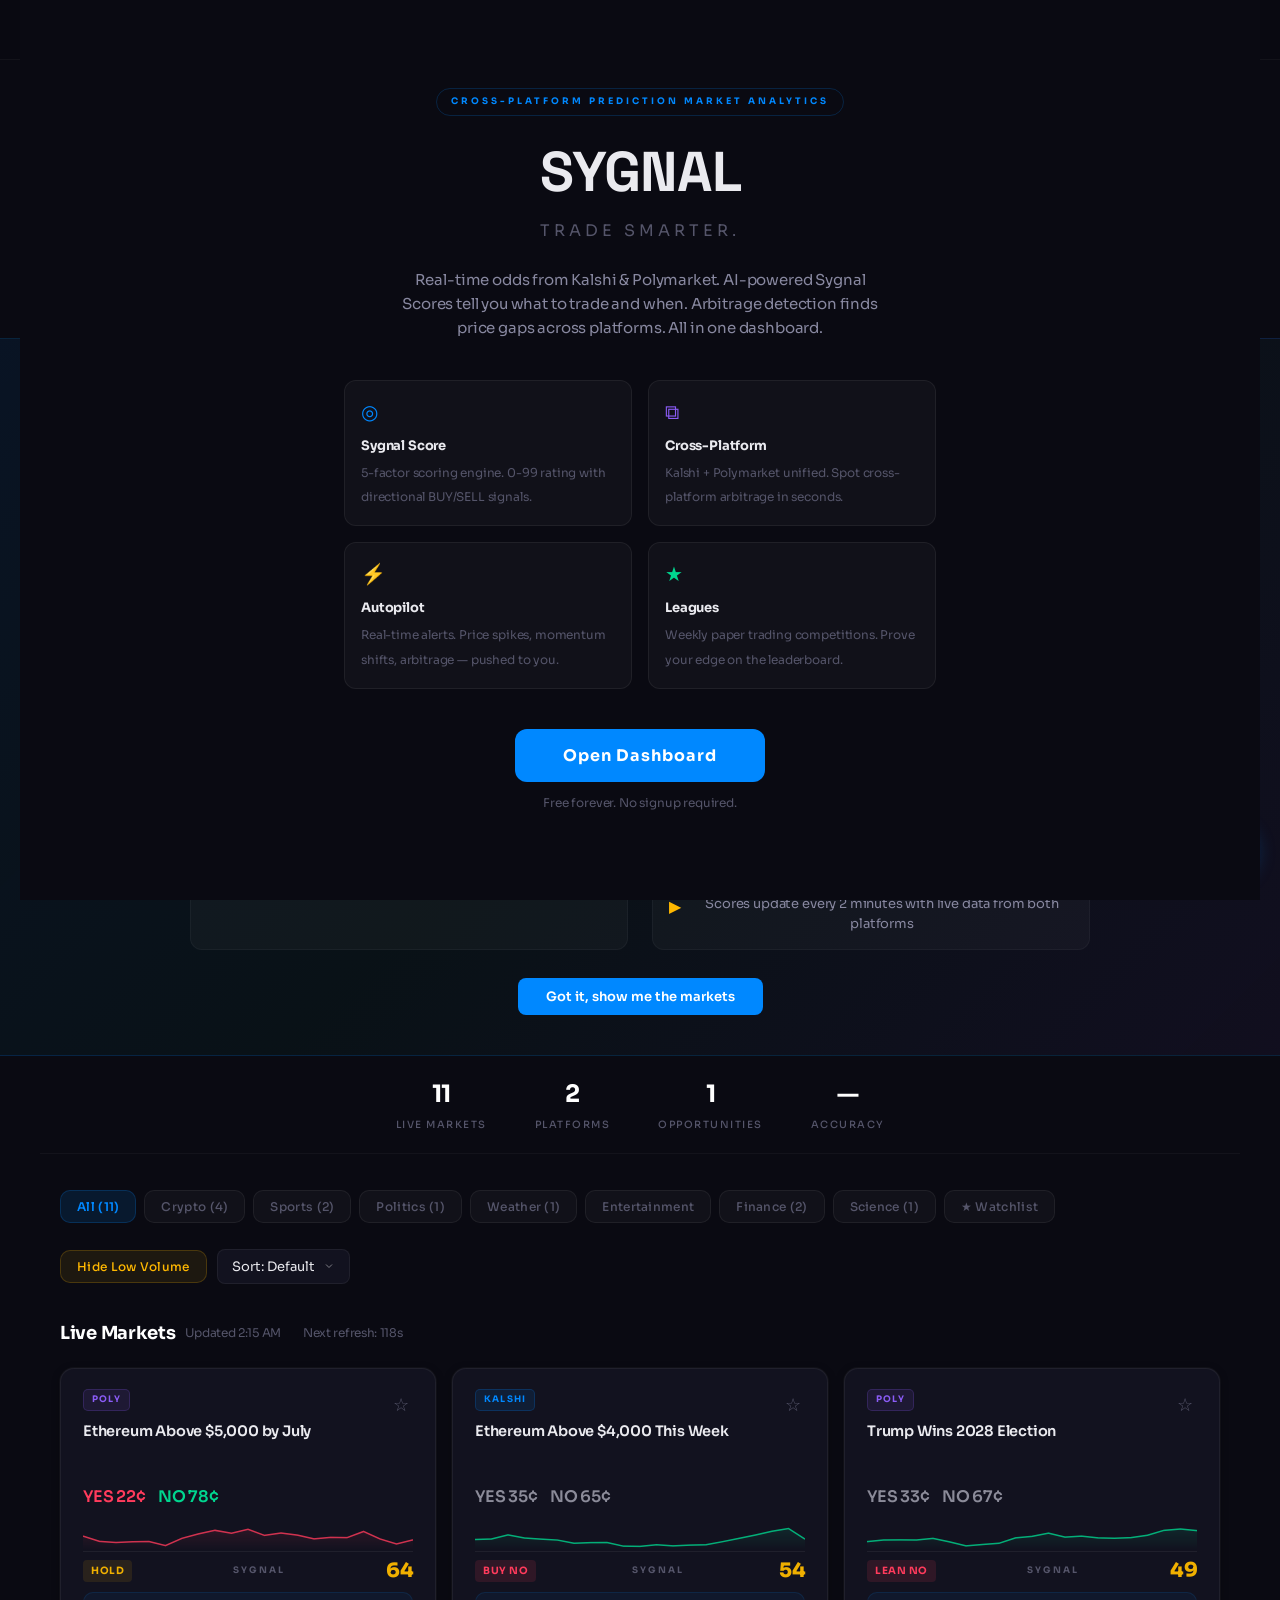
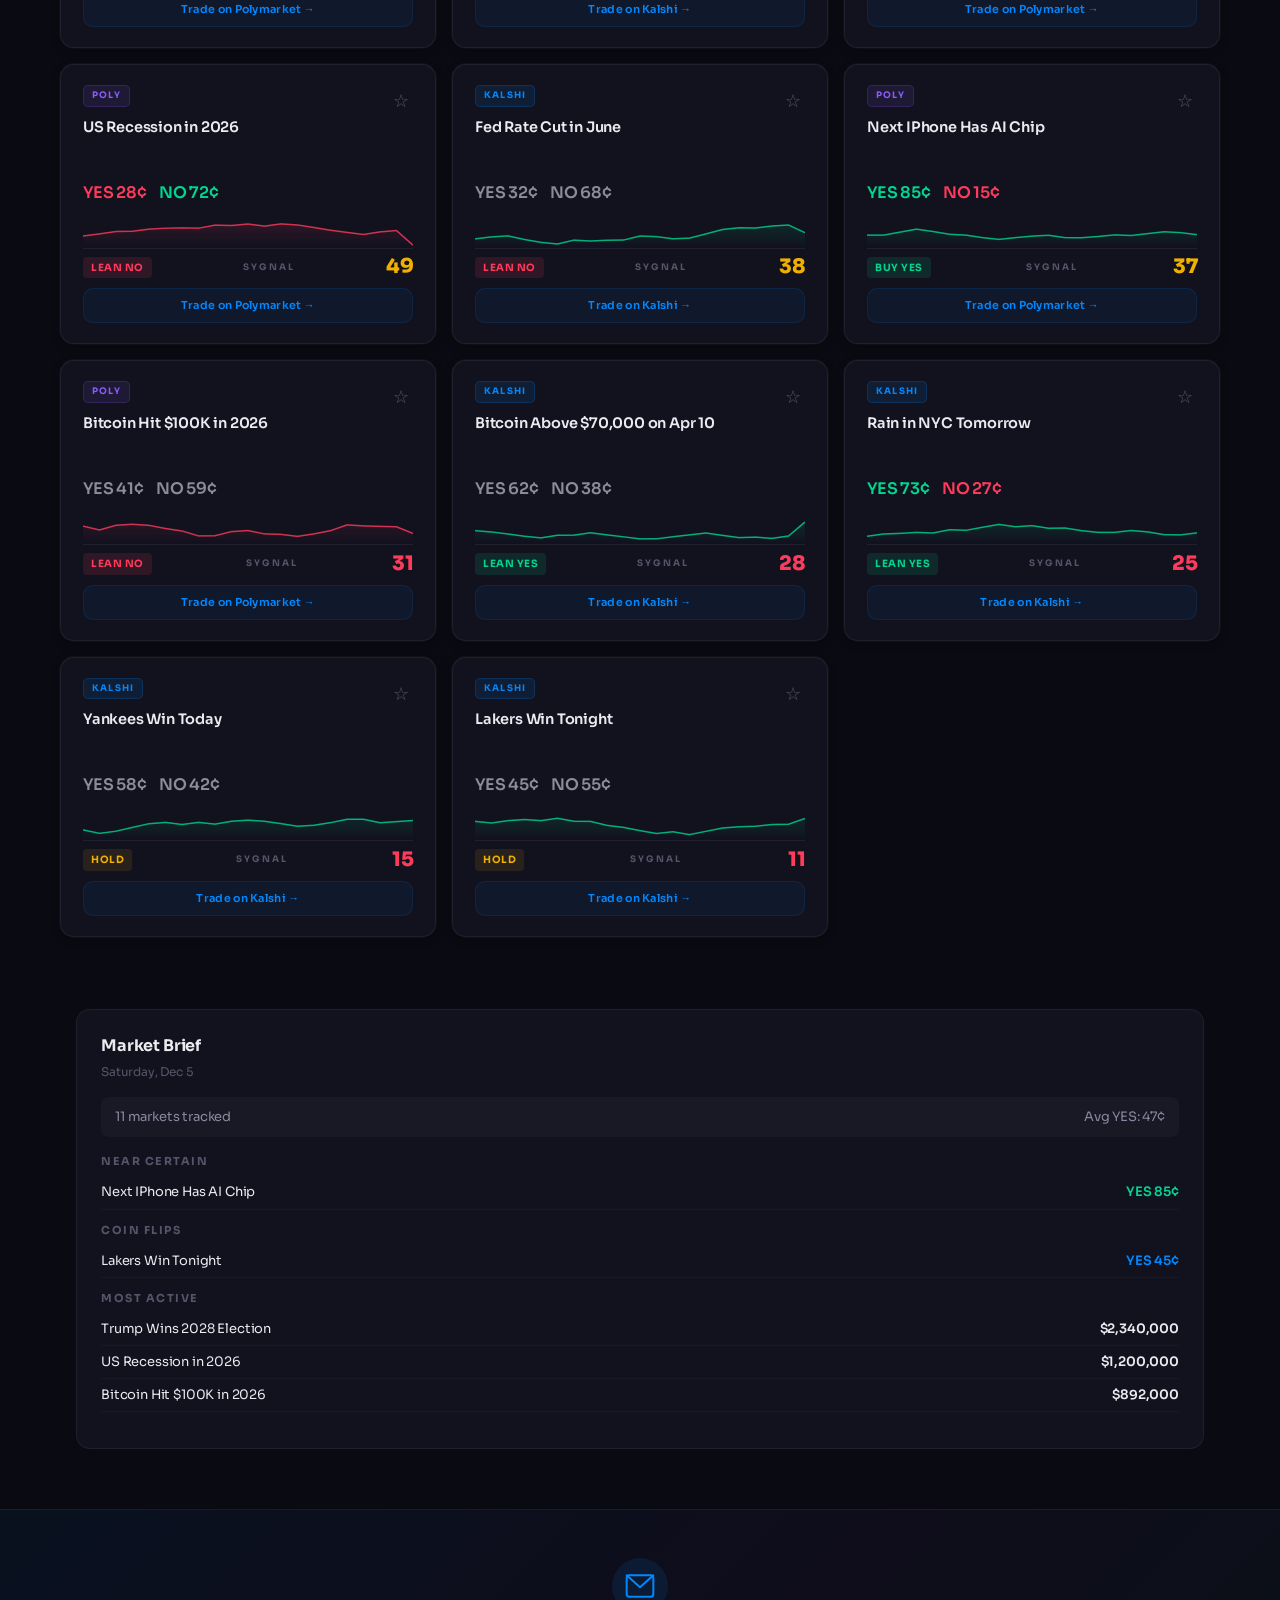
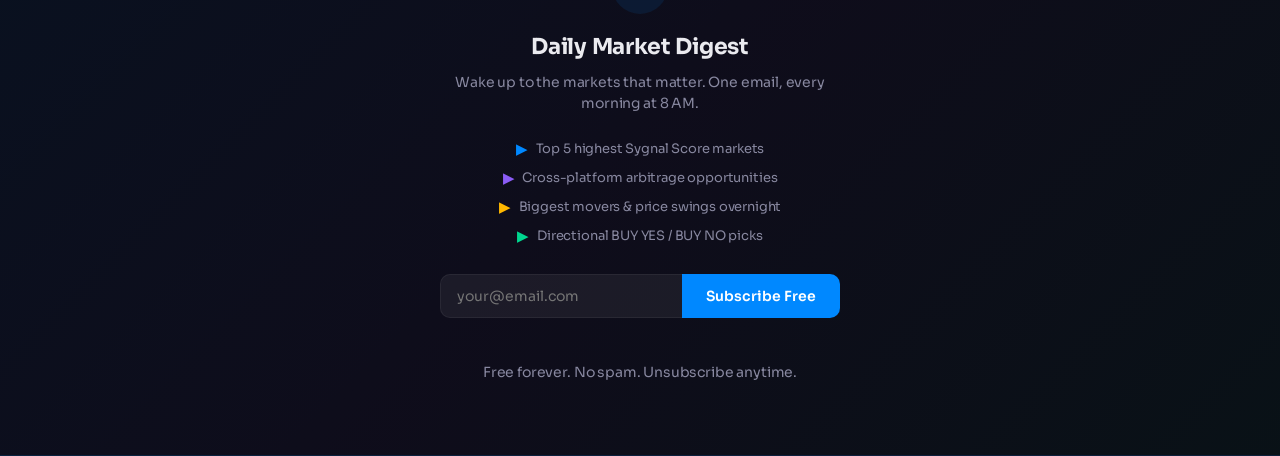
<file: index.html>
<!DOCTYPE html>
<html lang="en">
<head>
    <meta charset="UTF-8">
    <meta name="viewport" content="width=device-width, initial-scale=1.0">
    <meta name="theme-color" content="#06060b">
    <meta name="apple-mobile-web-app-capable" content="yes">
    <meta name="apple-mobile-web-app-status-bar-style" content="black-translucent">
    <meta name="apple-mobile-web-app-title" content="SYGNAL">
    <title>Sygnal Markets — Trade Smarter.</title>
    <meta name="description" content="Cross-platform prediction market analytics. Real-time odds from Kalshi & Polymarket. AI-powered Sygnal Scores, arbitrage detection, and price tracking.">
    <meta name="keywords" content="prediction markets, Kalshi, Polymarket, trading, arbitrage, Sygnal Score, odds, analytics">

    <!-- Open Graph / Social Sharing -->
    <meta property="og:type" content="website">
    <meta property="og:title" content="Sygnal Markets — Trade Smarter.">
    <meta property="og:description" content="Real-time prediction market analytics. AI-powered Sygnal Scores, cross-platform arbitrage, and live odds from Kalshi & Polymarket.">
    <meta property="og:url" content="https://sygnalmarkets.com">
    <meta property="og:image" content="https://sygnalmarkets.com/og-image.png">
    <meta property="og:image:width" content="1200">
    <meta property="og:image:height" content="630">
    <meta property="og:site_name" content="SYGNAL">

    <!-- Twitter Card -->
    <meta name="twitter:card" content="summary_large_image">
    <meta name="twitter:title" content="Sygnal Markets — Trade Smarter.">
    <meta name="twitter:description" content="Real-time prediction market analytics. AI-powered Sygnal Scores, cross-platform arbitrage, and live odds from Kalshi & Polymarket.">
    <meta name="twitter:image" content="https://sygnalmarkets.com/og-image.png">

    <!-- JSON-LD Structured Data -->
    <script type="application/ld+json">
    {
        "@context": "https://schema.org",
        "@type": "WebApplication",
        "name": "Sygnal Markets",
        "description": "Cross-platform prediction market analytics. Real-time odds from Kalshi & Polymarket with AI-powered Sygnal Scores.",
        "url": "https://sygnalmarkets.com",
        "applicationCategory": "FinanceApplication",
        "operatingSystem": "Web",
        "offers": {
            "@type": "Offer",
            "price": "0",
            "priceCurrency": "USD"
        },
        "author": {
            "@type": "Person",
            "name": "Joe Deagan"
        }
    }
    </script>

    <!-- Google Sign-In -->
    <script src="https://accounts.google.com/gsi/client" async defer></script>

    <!-- OneSignal Web Push -->
    <script src="https://cdn.onesignal.com/sdks/web/v16/OneSignalSDK.page.js" defer></script>
    <script>
        window.OneSignalDeferred = window.OneSignalDeferred || [];
        OneSignalDeferred.push(async function(OneSignal) {
            await OneSignal.init({
                appId: "2507828f-0891-4905-97e9-a8fd407dabef",
            });
        });
    </script>

    <link rel="stylesheet" href="style.css?v=18">
    <link rel="manifest" href="/manifest.json?v=2">
    <link rel="icon" type="image/png" href="/icon-192.png?v=2">
    <link rel="apple-touch-icon" href="/icon-192.png?v=2">
    <link rel="canonical" href="https://sygnalmarkets.com">
</head>
<body>

    <!-- Sign In / Create Account Overlay -->
    <div id="auth-overlay" class="auth-overlay" style="display:none;">
        <div class="auth-card">
            <button class="auth-close" onclick="document.getElementById('auth-overlay').style.display='none'">&times;</button>
            <div class="auth-logo">S</div>
            <h2 class="auth-title">Welcome to Sygnal</h2>
            <p class="auth-subtitle">Create a free account or sign in to access your dashboard.</p>

            <div class="auth-tabs">
                <button class="auth-tab active" id="auth-tab-signup" onclick="switchAuthTab('signup')">Create Account</button>
                <button class="auth-tab" id="auth-tab-signin" onclick="switchAuthTab('signin')">Sign In</button>
            </div>

            <!-- Create Account Form -->
            <div id="auth-signup-form" class="auth-form">
                <input type="text" id="auth-name" class="auth-input" placeholder="Your name">
                <input type="email" id="auth-email" class="auth-input" placeholder="Email address">
                <div class="auth-pw-wrap">
                    <input type="password" id="auth-password" class="auth-input" placeholder="Create password">
                    <button type="button" class="auth-pw-toggle" onclick="togglePw('auth-password', this)">Show</button>
                </div>
                <button class="auth-btn" onclick="submitAuth('signup')">Create Free Account</button>
                <p class="auth-note">30-day free trial included. No credit card required.</p>
            </div>

            <!-- Sign In Form -->
            <div id="auth-signin-form" class="auth-form" style="display:none;">
                <input type="email" id="auth-signin-email" class="auth-input" placeholder="Email address">
                <div class="auth-pw-wrap">
                    <input type="password" id="auth-signin-password" class="auth-input" placeholder="Password">
                    <button type="button" class="auth-pw-toggle" onclick="togglePw('auth-signin-password', this)">Show</button>
                </div>
                <button class="auth-btn" onclick="submitAuth('signin')">Sign In</button>
            </div>

            <div class="auth-divider"><span>or</span></div>

            <button class="auth-google-btn" onclick="googleSignIn()">
                <svg width="18" height="18" viewBox="0 0 48 48"><path fill="#EA4335" d="M24 9.5c3.54 0 6.71 1.22 9.21 3.6l6.85-6.85C35.9 2.38 30.47 0 24 0 14.62 0 6.51 5.38 2.56 13.22l7.98 6.19C12.43 13.72 17.74 9.5 24 9.5z"/><path fill="#4285F4" d="M46.98 24.55c0-1.57-.15-3.09-.38-4.55H24v9.02h12.94c-.58 2.96-2.26 5.48-4.78 7.18l7.73 6c4.51-4.18 7.09-10.36 7.09-17.65z"/><path fill="#FBBC05" d="M10.53 28.59c-.48-1.45-.76-2.99-.76-4.59s.27-3.14.76-4.59l-7.98-6.19C.92 16.46 0 20.12 0 24c0 3.88.92 7.54 2.56 10.78l7.97-6.19z"/><path fill="#34A853" d="M24 48c6.48 0 11.93-2.13 15.89-5.81l-7.73-6c-2.15 1.45-4.92 2.3-8.16 2.3-6.26 0-11.57-4.22-13.47-9.91l-7.98 6.19C6.51 42.62 14.62 48 24 48z"/></svg>
                Continue with Google
            </button>

            <button class="auth-pro-btn" onclick="document.getElementById('auth-overlay').style.display='none'; showProUpsell('Sygnal Pro');">
                Upgrade to Pro — $9.99/mo
            </button>

            <div class="auth-features">
                <div class="auth-feature">✓ Track your paper trades</div>
                <div class="auth-feature">✓ Save your watchlist</div>
                <div class="auth-feature">✓ Custom price alerts</div>
                <div class="auth-feature">✓ 30-day free trial</div>
            </div>
        </div>
    </div>

    <!-- Landing Page -->
    <section id="landing" class="landing" style="display:none;">
    <script>if(!localStorage.getItem('sygnal-seen-landing'))document.getElementById('landing').style.display='flex';</script>
        <div class="landing-content">
            <div class="landing-badge">CROSS-PLATFORM PREDICTION MARKET ANALYTICS</div>
            <h1 class="landing-title">SYGNAL</h1>
            <p class="landing-subtitle">TRADE SMARTER.</p>
            <p class="landing-desc">Real-time odds from Kalshi & Polymarket. AI-powered Sygnal Scores tell you what to trade and when. Arbitrage detection finds price gaps across platforms. All in one dashboard.</p>

            <div class="landing-features">
                <div class="landing-feature">
                    <span class="landing-feature-icon" style="color:var(--accent);">&#9678;</span>
                    <span class="landing-feature-title">Sygnal Score</span>
                    <span class="landing-feature-desc">5-factor scoring engine. 0-99 rating with directional BUY/SELL signals.</span>
                </div>
                <div class="landing-feature">
                    <span class="landing-feature-icon" style="color:var(--purple);">&#10697;</span>
                    <span class="landing-feature-title">Cross-Platform</span>
                    <span class="landing-feature-desc">Kalshi + Polymarket unified. Spot cross-platform arbitrage in seconds.</span>
                </div>
                <div class="landing-feature">
                    <span class="landing-feature-icon" style="color:var(--gold);">&#9889;</span>
                    <span class="landing-feature-title">Autopilot</span>
                    <span class="landing-feature-desc">Real-time alerts. Price spikes, momentum shifts, arbitrage — pushed to you.</span>
                </div>
                <div class="landing-feature">
                    <span class="landing-feature-icon" style="color:var(--green);">&#9733;</span>
                    <span class="landing-feature-title">Leagues</span>
                    <span class="landing-feature-desc">Weekly paper trading competitions. Prove your edge on the leaderboard.</span>
                </div>
            </div>

            <button class="landing-cta" onclick="requestPushAndEnter()">Open Dashboard</button>
            <p class="landing-note">Free forever. No signup required.</p>
            <script>
            function requestPushAndEnter() {
                localStorage.setItem('sygnal-seen-landing','1');
                // Show notification permission overlay
                if ('Notification' in window && Notification.permission === 'default') {
                    document.getElementById('push-overlay').style.display = 'flex';
                } else {
                    document.getElementById('landing').style.display = 'none';
                }
            }
            function allowPush() {
                Notification.requestPermission().then(() => {
                    document.getElementById('push-overlay').style.display = 'none';
                    document.getElementById('landing').style.display = 'none';
                });
            }
            function skipPush() {
                document.getElementById('push-overlay').style.display = 'none';
                document.getElementById('landing').style.display = 'none';
            }
            </script>
        </div>
    </section>

    <!-- Push Notification Overlay -->
    <div id="push-overlay" class="push-overlay" style="display:none;">
        <div class="push-overlay-content">
            <div style="font-size:48px;margin-bottom:16px;">🔔</div>
            <h2 style="font-size:22px;font-weight:700;color:var(--text);margin-bottom:8px;">Never Miss a Trade</h2>
            <p style="font-size:14px;color:var(--text-mid);margin-bottom:24px;line-height:1.5;">Get real-time alerts when markets move — price spikes, arbitrage opportunities, and momentum breakouts sent directly to your browser.</p>
            <button class="landing-cta" onclick="allowPush()" style="width:100%;margin-bottom:10px;">Enable Notifications</button>
            <button onclick="skipPush()" style="background:none;border:none;color:var(--text-dim);font-size:13px;cursor:pointer;">Maybe later</button>
        </div>
    </div>

    <!-- Daily Recap Banner -->
    <div id="recap-banner" class="recap-banner" style="display:none;"></div>

    <!-- Navigation -->
    <nav>
        <div class="logo" onclick="switchTab('markets', document.querySelector('.nav-links > a')); window.scrollTo({top:0,behavior:'smooth'});" style="cursor:pointer;">
            <canvas id="nav-orb" width="32" height="32" class="logo-icon"></canvas>
            <span class="logo-text">SYGNAL</span>
            <span class="logo-tag">Trade Smarter.</span>
        </div>
        <div class="nav-search">
            <svg width="14" height="14" viewBox="0 0 24 24" fill="none" stroke="#555" stroke-width="2"><circle cx="11" cy="11" r="8"/><line x1="21" y1="21" x2="16.65" y2="16.65"/></svg>
            <input type="text" id="search-input" placeholder="Search markets..." oninput="filterMarkets()">
        </div>
        <div class="nav-links">
            <a href="#" class="active" onclick="switchTab('markets', this); return false;">Markets</a>
            <a href="#" onclick="switchTab('trending', this); return false;">Trending</a>
            <a href="#" onclick="switchTab('bot', this); return false;">Live Bot</a>
            <a href="#" onclick="switchTab('portfolio', this); return false;">Paper Trading</a>
            <div class="nav-more">
                <button class="nav-more-btn" onclick="toggleNavMore(event)">
                    <span class="hamburger-icon"><span></span><span></span><span></span></span>
                </button>
                <div class="nav-more-menu" id="nav-more-menu">
                    <a href="#" onclick="switchTabFromMore('arbitrage', this); return false;">Arbitrage</a>
                    <a href="#" onclick="switchTabFromMore('leagues', this); return false;">Leagues</a>
                    <a href="#" onclick="switchTabFromMore('correlations', this); return false;">Correlations</a>
                    <a href="#" onclick="switchTabFromMore('compare', this); return false;">Compare</a>
                    <a href="#" onclick="switchTabFromMore('alerts', this); return false;">Alerts</a>
                </div>
            </div>
        </div>
        <div class="settings-dropdown">
            <button class="settings-btn" onclick="toggleSettings()">
                <svg width="18" height="18" viewBox="0 0 24 24" fill="none" stroke="currentColor" stroke-width="2"><circle cx="12" cy="12" r="3"/><path d="M19.4 15a1.65 1.65 0 00.33 1.82l.06.06a2 2 0 010 2.83 2 2 0 01-2.83 0l-.06-.06a1.65 1.65 0 00-1.82-.33 1.65 1.65 0 00-1 1.51V21a2 2 0 01-4 0v-.09A1.65 1.65 0 009 19.4a1.65 1.65 0 00-1.82.33l-.06.06a2 2 0 01-2.83-2.83l.06-.06A1.65 1.65 0 004.68 15a1.65 1.65 0 00-1.51-1H3a2 2 0 010-4h.09A1.65 1.65 0 004.6 9a1.65 1.65 0 00-.33-1.82l-.06-.06a2 2 0 012.83-2.83l.06.06A1.65 1.65 0 009 4.68a1.65 1.65 0 001-1.51V3a2 2 0 014 0v.09a1.65 1.65 0 001 1.51 1.65 1.65 0 001.82-.33l.06-.06a2 2 0 012.83 2.83l-.06.06A1.65 1.65 0 0019.4 9a1.65 1.65 0 001.51 1H21a2 2 0 010 4h-.09a1.65 1.65 0 00-1.51 1z"/></svg>
            </button>
            <div class="settings-menu" id="settings-menu">
                <div class="settings-item" onclick="toggleTheme()">
                    <span id="theme-icon">&#9728;</span>
                    <span id="theme-label">Light Mode</span>
                </div>
                <div class="settings-item" onclick="toggleNotifications()">
                    <span>&#128276;</span>
                    <span id="notif-label">Alerts: OFF</span>
                </div>
                <div class="settings-item" onclick="toggleAutoRefresh()">
                    <span>&#8635;</span>
                    <span id="autorefresh-label">Auto-Refresh: ON</span>
                </div>
                <div class="settings-item" onclick="showAutopilotPanel()">
                    <span>&#9889;</span>
                    <span>Autopilot</span>
                </div>
                <div class="settings-item" onclick="clearWatchlist()">
                    <span>&#9734;</span>
                    <span>Clear Watchlist</span>
                </div>
                <div class="settings-item" onclick="switchTab('profile', null); document.getElementById('settings-menu').classList.remove('open');">
                    <span>&#9787;</span>
                    <span>Profile</span>
                </div>
                <div class="settings-item" onclick="localStorage.removeItem('sygnal-onboarding-done'); startOnboarding(); document.getElementById('settings-menu').classList.remove('open');">
                    <span>&#10067;</span>
                    <span>Replay Tour</span>
                </div>
            </div>
        </div>
    </nav>

    <!-- Particle canvas background -->
    <canvas id="particles"></canvas>

    <!-- Hero -->
    <section class="hero">
        <h1>SYGNAL</h1>
        <p class="tagline">TRADE SMARTER.</p>
        <p>Cross-platform prediction market analytics. Real-time odds from Kalshi &amp; Polymarket. AI-powered Sygnal Scores, arbitrage detection, and price tracking.</p>
    </section>

    <!-- Sygnal Score Explainer -->
    <script>if(localStorage.getItem('sygnal-explainer-dismissed')==='true'||localStorage.getItem('pulse-explainer-dismissed')==='true')document.write('<style>#sygnal-explainer{display:none!important}</style>');</script>
    <div class="sygnal-explainer" id="sygnal-explainer">
        <div class="sygnal-explainer-card">
            <div class="explainer-top">
                <div class="explainer-intro">
                    <h3>What is the Sygnal Score?</h3>
                    <p>Every market gets a <strong>0–99 score</strong> powered by 5 factors — including cross-platform intelligence only SYGNAL can see. Plus a <strong>BUY YES / BUY NO</strong> signal on every card.</p>
                </div>
                <div class="explainer-demo">
                    <div class="demo-score" style="border-color:#00d68f;">
                        <span class="demo-score-num" style="color:#00d68f;">87</span>
                        <span class="demo-score-label">SYGNAL</span>
                    </div>
                    <span class="demo-score-tag" style="color:#00d68f;">BUY YES</span>
                </div>
            </div>
            <div class="sygnal-factors">
                <div class="sygnal-factor">
                    <span class="sygnal-factor-icon" style="color:var(--accent);">&#9670;</span>
                    <div>
                        <strong>Price Position (0–20 pts)</strong>
                        <span>Markets at 25¢ or 75¢ score highest — clear lean with room to profit.</span>
                    </div>
                </div>
                <div class="sygnal-factor">
                    <span class="sygnal-factor-icon" style="color:var(--green);">&#9650;</span>
                    <div>
                        <strong>Volume (0–20 pts)</strong>
                        <span>More money flowing = more reliable price signal.</span>
                    </div>
                </div>
                <div class="sygnal-factor">
                    <span class="sygnal-factor-icon" style="color:var(--gold);">&#9656;</span>
                    <div>
                        <strong>Momentum (0–20 pts)</strong>
                        <span>How fast the price is moving. Big swings = something happening now.</span>
                    </div>
                </div>
                <div class="sygnal-factor">
                    <span class="sygnal-factor-icon" style="color:var(--purple);">&#10697;</span>
                    <div>
                        <strong>Cross-Platform Edge (0–20 pts)</strong>
                        <span>Only SYGNAL sees both platforms. Price disagreement = your edge.</span>
                    </div>
                </div>
                <div class="sygnal-factor">
                    <span class="sygnal-factor-icon" style="color:var(--text-mid);">&#9679;</span>
                    <div>
                        <strong>Liquidity (0–19 pts)</strong>
                        <span>Can you actually execute at this price? High liquidity = no slippage.</span>
                    </div>
                </div>
            </div>
            <div class="explainer-bottom">
                <div class="sygnal-scale">
                    <div class="sygnal-scale-block">
                        <div class="scale-bar" style="background:#ff3b5c;"></div>
                        <span class="sygnal-scale-item" style="color:#ff3b5c;">0–33</span>
                        <span class="scale-desc">SKIP — Low activity, not worth trading</span>
                    </div>
                    <div class="sygnal-scale-block">
                        <div class="scale-bar" style="background:#f0b000;"></div>
                        <span class="sygnal-scale-item" style="color:#f0b000;">34–66</span>
                        <span class="scale-desc">WATCH — Some activity, keep an eye on it</span>
                    </div>
                    <div class="sygnal-scale-block">
                        <div class="scale-bar" style="background:#00d68f;"></div>
                        <span class="sygnal-scale-item" style="color:#00d68f;">67–99</span>
                        <span class="scale-desc">TRADE — Active, good price, things are moving</span>
                    </div>
                </div>
                <div class="explainer-features">
                    <div class="explainer-feat">
                        <span style="color:var(--accent);">&#9654;</span>
                        <span>Every card shows a BUY YES / BUY NO signal based on price, momentum &amp; cross-platform data</span>
                    </div>
                    <div class="explainer-feat">
                        <span style="color:var(--purple);">&#9654;</span>
                        <span>Cross-platform edge — only SYGNAL compares both Kalshi &amp; Polymarket simultaneously</span>
                    </div>
                    <div class="explainer-feat">
                        <span style="color:var(--gold);">&#9654;</span>
                        <span>Scores update every 2 minutes with live data from both platforms</span>
                    </div>
                </div>
            </div>
            <button class="sygnal-dismiss" onclick="document.getElementById('sygnal-explainer').style.display='none'; localStorage.setItem('sygnal-explainer-dismissed','true');">Got it, show me the markets</button>
        </div>
    </div>

    <!-- Stats bar -->
    <div class="stats-bar">
        <div class="stat-item">
            <div class="stat-value" id="market-count">—</div>
            <div class="stat-label">Live Markets</div>
        </div>
        <div class="stat-item">
            <div class="stat-value" id="platform-count">2</div>
            <div class="stat-label">Platforms</div>
        </div>
        <div class="stat-item">
            <div class="stat-value" id="arb-count">—</div>
            <div class="stat-label">Opportunities</div>
        </div>
        <div class="stat-item">
            <div class="stat-value" id="accuracy-stat">—</div>
            <div class="stat-label">Accuracy</div>
        </div>
    </div>

    <!-- Filter chips + Sort -->
    <section id="filters" class="reveal">
        <div class="filter-sort-row">
            <div class="filter-chips">
                <button class="chip active" onclick="setFilter('all', this)">All</button>
                <button class="chip" onclick="setFilter('crypto', this)">Crypto</button>
                <button class="chip" onclick="setFilter('sports', this)">Sports</button>
                <button class="chip" onclick="setFilter('politics', this)">Politics</button>
                <button class="chip" onclick="setFilter('weather', this)">Weather</button>
                <button class="chip" onclick="setFilter('entertainment', this)">Entertainment</button>
                <button class="chip" onclick="setFilter('finance', this)">Finance</button>
                <button class="chip" onclick="setFilter('science', this)">Science</button>
                <button class="chip" onclick="setFilter('watchlist', this)">&#9733; Watchlist</button>
            </div>
            <div class="sort-controls">
                <button class="chip show-all-chip" id="show-all-toggle" onclick="toggleLowVolume()">Show All</button>
                <div class="custom-select" id="sort-dropdown">
                    <button class="custom-select-btn" onclick="toggleSortDropdown()">
                        <span id="sort-label">Sort: Default</span>
                        <svg width="12" height="12" viewBox="0 0 24 24" fill="none" stroke="currentColor" stroke-width="2"><polyline points="6 9 12 15 18 9"/></svg>
                    </button>
                    <div class="custom-select-menu" id="sort-menu">
                        <div class="custom-select-option active" data-value="default" onclick="selectSort(this)">Default</div>
                        <div class="custom-select-option" data-value="sygnal-desc" onclick="selectSort(this)">Sygnal Score</div>
                        <div class="custom-select-option" data-value="volume-desc" onclick="selectSort(this)">Most Volume</div>
                        <div class="custom-select-option" data-value="volume-asc" onclick="selectSort(this)">Least Volume</div>
                        <div class="custom-select-option" data-value="yes-desc" onclick="selectSort(this)">Highest YES</div>
                        <div class="custom-select-option" data-value="yes-asc" onclick="selectSort(this)">Lowest YES</div>
                        <div class="custom-select-option" data-value="change-desc" onclick="selectSort(this)">Biggest Change</div>
                    </div>
                </div>
            </div>
        </div>
    </section>

    <!-- Live Markets -->
    <section id="markets">
        <h2>Live Markets <span id="refresh-time"></span> <span id="refresh-countdown" class="refresh-countdown"></span></h2>
        <div class="market-grid">
            <div class="market-card"><h3>Loading...</h3></div>
        </div>
    </section>

    <!-- Accuracy Proof Banner -->
    <div id="accuracy-banner" class="accuracy-banner" style="display:none;"></div>
    <div id="daily-challenge-widget"></div>

    <!-- Pro Picks -->
    <div id="pro-picks" style="display:none;"></div>

    <!-- News Feed -->
    <section id="news-feed" style="display:none;">
        <h3 style="font-size:13px;color:var(--text-dim);letter-spacing:2px;margin-bottom:12px;">MARKET NEWS</h3>
        <div id="news-feed-content" class="news-feed-grid"></div>
    </section>

    <!-- Market Detail Overlay -->
    <div id="market-detail" style="display:none;">
        <div id="market-detail-content">
            <button class="detail-close" onclick="closeDetail()">✕</button>
            <div id="detail-badge"></div>
            <h2 id="detail-title"></h2>
            <div id="detail-prices"></div>
            <canvas id="detail-chart" width="600" height="200"></canvas>
            <div id="detail-stats"></div>
            <div id="detail-actions"></div>
            <div id="detail-sygnal-history"></div>
            <div id="detail-paper-trade"></div>
            <div id="detail-alert-section"></div>
            <div id="detail-news"></div>
            <div id="detail-orderbook"></div>
        </div>
    </div>

    <!-- AI Analysis popup -->
    <div id="ai-popup" style="display:none;">
        <div id="ai-popup-content">
            <button id="ai-close" onclick="closeAI()">✕</button>
            <h3 id="ai-title">Analyzing...</h3>
            <div id="ai-body">Thinking...</div>
        </div>
    </div>

    <!-- Portfolio (Paper Trading) -->
    <section id="portfolio-panel" class="view-hidden">
        <h2>Paper Portfolio</h2>
        <div class="bot-grid" id="portfolio-stats">
            <div class="bot-stat">
                <div class="bot-stat-label">Paper Balance</div>
                <div class="bot-stat-value" id="paper-balance">$1,000.00</div>
            </div>
            <div class="bot-stat">
                <div class="bot-stat-label">Invested</div>
                <div class="bot-stat-value" id="paper-invested">$0.00</div>
            </div>
            <div class="bot-stat">
                <div class="bot-stat-label">Total P&L</div>
                <div class="bot-stat-value" id="paper-pnl">$0.00</div>
            </div>
            <div class="bot-stat">
                <div class="bot-stat-label">Trades</div>
                <div class="bot-stat-value" id="paper-trades">0</div>
            </div>
        </div>
        <div class="portfolio-chart-section">
            <h3 style="font-size:13px;color:var(--text-dim);letter-spacing:2px;margin-bottom:8px;">PORTFOLIO VALUE OVER TIME</h3>
            <canvas id="portfolio-chart" width="800" height="200"></canvas>
        </div>
        <div id="paper-positions"></div>
    </section>

    <!-- AI Market Brief -->
    <section id="ai-brief">
        <div id="ai-brief-content"></div>
    </section>

    <!-- Email Signup -->
    <section id="email-signup" class="reveal" style="display:none;">
        <div class="signup-card">
            <div class="signup-icon">
                <svg width="32" height="32" viewBox="0 0 24 24" fill="none" stroke="var(--accent)" stroke-width="1.5" stroke-linecap="round" stroke-linejoin="round"><rect x="2" y="4" width="20" height="16" rx="2"/><polyline points="22,4 12,13 2,4"/></svg>
            </div>
            <h3>Daily Market Digest</h3>
            <p>Wake up to the markets that matter. One email, every morning at 8 AM.</p>
            <div class="signup-features">
                <div class="signup-feature"><span class="sf-icon" style="color:var(--accent);">&#9654;</span> Top 5 highest Sygnal Score markets</div>
                <div class="signup-feature"><span class="sf-icon" style="color:var(--purple);">&#9654;</span> Cross-platform arbitrage opportunities</div>
                <div class="signup-feature"><span class="sf-icon" style="color:var(--gold);">&#9654;</span> Biggest movers &amp; price swings overnight</div>
                <div class="signup-feature"><span class="sf-icon" style="color:var(--green);">&#9654;</span> Directional BUY YES / BUY NO picks</div>
            </div>
            <div class="signup-form">
                <input type="email" id="signup-email" placeholder="your@email.com">
                <button onclick="submitSignup()">Subscribe Free</button>
            </div>
            <p class="signup-note" id="signup-status"></p>
            <p class="signup-disclaimer">Free forever. No spam. Unsubscribe anytime.</p>
        </div>
    </section>

    <!-- Arbitrage -->
    <section id="arbitrage" class="view-hidden">
        <h2>Arbitrage Opportunities</h2>
        <p style="color: var(--text-dim); font-size: 14px;">Scanning for cross-platform price differences...</p>
    </section>

    <!-- Correlations -->
    <section id="leagues-panel" class="view-hidden">
        <div class="league-header-row">
            <h2>Sygnal Leagues</h2>
            <span class="league-week-badge" id="league-week-label"></span>
        </div>
        <p style="color:var(--text-dim);font-size:13px;margin-bottom:20px;">Compete weekly with paper trades. Best return wins. Resets every Monday.</p>
        <div class="league-stats-row" id="league-stats-row"></div>
        <div class="league-section">
            <h3 style="font-size:14px;letter-spacing:1.5px;color:var(--text-dim);margin-bottom:12px;">LEADERBOARD</h3>
            <div class="league-leaderboard" id="league-leaderboard"></div>
        </div>
        <div class="league-section">
            <h3 style="font-size:14px;letter-spacing:1.5px;color:var(--text-dim);margin-bottom:12px;">YOUR PICKS THIS WEEK</h3>
            <div id="league-picks"></div>
        </div>
        <div class="league-section">
            <h3 style="font-size:14px;letter-spacing:1.5px;color:var(--text-dim);margin-bottom:12px;">PAST WEEKS</h3>
            <div id="league-history"></div>
        </div>
    </section>

    <section id="correlations-panel" class="view-hidden">
        <h2>Market Correlations</h2>
        <p style="color: var(--text-dim); font-size: 14px; margin-bottom: 16px;">Which markets move together? Categories that share price patterns.</p>
        <div id="correlation-grid"></div>
    </section>

    <!-- Trending -->
    <section id="trending-panel" class="view-hidden">
        <h2>Trending <span style="font-size:14px;color:var(--text-dim);">Markets gaining momentum</span></h2>
        <div id="trending-grid" class="market-grid"></div>
    </section>

    <!-- Trading Bot -->
    <section id="bot-panel" class="view-hidden">
        <h2>Your Trading Bot</h2>
        <div class="bot-grid">
            <div class="bot-stat">
                <div class="bot-stat-label">Cash Balance</div>
                <div class="bot-stat-value" id="bot-balance">—</div>
            </div>
            <div class="bot-stat">
                <div class="bot-stat-label">Portfolio Value</div>
                <div class="bot-stat-value" id="bot-portfolio">—</div>
            </div>
            <div class="bot-stat">
                <div class="bot-stat-label">Status</div>
                <div class="bot-stat-value" id="bot-status">—</div>
            </div>
            <div class="bot-stat">
                <div class="bot-stat-label">Trades Today</div>
                <div class="bot-stat-value" id="bot-trades">—</div>
            </div>
            <div class="bot-stat">
                <div class="bot-stat-label">Total P&L</div>
                <div class="bot-stat-value" id="bot-total-pnl">—</div>
            </div>
        </div>
        <div id="bot-positions"></div>

        <!-- Bot Controls -->
        <div class="bot-controls">
            <h3 class="bot-controls-title">BOT CONTROLS</h3>
            <div class="bot-control-row">
                <div class="bot-control-item">
                    <label>Status</label>
                    <button class="bot-toggle-btn" id="bot-pause-btn" onclick="toggleBotPause()">Loading...</button>
                </div>
                <div class="bot-control-item">
                    <label>Max Bet</label>
                    <div class="bot-slider-row">
                        <input type="range" id="bot-max-bet" min="0.05" max="5.00" step="0.05" value="1.50" oninput="document.getElementById('bot-max-bet-val').textContent='$'+parseFloat(this.value).toFixed(2)">
                        <span id="bot-max-bet-val" class="bot-slider-val">$1.50</span>
                    </div>
                </div>
                <div class="bot-control-item">
                    <label>Max Positions</label>
                    <div class="bot-slider-row">
                        <input type="range" id="bot-max-pos" min="1" max="30" step="1" value="12" oninput="document.getElementById('bot-max-pos-val').textContent=this.value">
                        <span id="bot-max-pos-val" class="bot-slider-val">12</span>
                    </div>
                </div>
                <div class="bot-control-item">
                    <label>Min Edge</label>
                    <div class="bot-slider-row">
                        <input type="range" id="bot-min-edge" min="0.01" max="0.20" step="0.01" value="0.04" oninput="document.getElementById('bot-min-edge-val').textContent=(this.value*100).toFixed(0)+'%'">
                        <span id="bot-min-edge-val" class="bot-slider-val">4%</span>
                    </div>
                </div>
                <div class="bot-control-item">
                    <label>Daily Loss Limit</label>
                    <div class="bot-slider-row">
                        <input type="range" id="bot-loss-limit" min="10" max="500" step="10" value="100" oninput="document.getElementById('bot-loss-limit-val').textContent='$'+(this.value/100).toFixed(2)">
                        <span id="bot-loss-limit-val" class="bot-slider-val">$1.00</span>
                    </div>
                </div>
                <div class="bot-control-item">
                    <label>Contracts/Market</label>
                    <div class="bot-slider-row">
                        <input type="range" id="bot-max-contracts" min="1" max="20" step="1" value="5" oninput="document.getElementById('bot-max-contracts-val').textContent=this.value">
                        <span id="bot-max-contracts-val" class="bot-slider-val">5</span>
                    </div>
                </div>
            </div>
            <button class="bot-save-btn" id="bot-save-btn" onclick="saveBotConfig()">Save Changes</button>
            <div id="bot-config-status" class="bot-config-status"></div>
        </div>

        <!-- Bot Signals -->
        <div id="bot-signals-section"></div>

        <!-- Performance Dashboard -->
        <div class="bot-perf-dashboard">
            <h3 class="bot-controls-title">PERFORMANCE</h3>
            <div class="perf-stats-row" id="perf-stats-row"></div>
            <canvas id="equity-chart" width="800" height="160"></canvas>
        </div>

        <!-- Trade History -->
        <div class="bot-trade-history">
            <div class="trade-hist-header">
                <h3 class="bot-controls-title">TRADE HISTORY</h3>
                <div class="trade-hist-filters">
                    <button class="chip active" onclick="filterTradeHistory('all', this)">All</button>
                    <button class="chip" onclick="filterTradeHistory('wins', this)">Wins</button>
                    <button class="chip" onclick="filterTradeHistory('losses', this)">Losses</button>
                </div>
            </div>
            <div id="trade-history-table"></div>
            <button class="bot-save-btn" style="margin-top:12px;background:var(--bg-card);color:var(--accent);border:1px solid var(--border);" onclick="loadMoreTrades()">Load More</button>
        </div>
    </section>

    <!-- Market Comparison Tool -->
    <section id="compare-panel" class="view-hidden">
        <h2>Market Comparison</h2>
        <p style="color:var(--text-dim);font-size:13px;margin-bottom:16px;">Side-by-side view of the same event across Kalshi & Polymarket. Spot price gaps instantly.</p>
        <div id="compare-grid" class="compare-grid"></div>
    </section>

    <!-- Custom Alerts Engine -->
    <section id="alerts-panel" class="view-hidden">
        <h2>Custom Alerts</h2>
        <p style="color:var(--text-dim);font-size:13px;margin-bottom:16px;">Get notified when markets match your rules.</p>
        <div class="alert-builder">
            <div class="alert-builder-row">
                <select id="alert-condition" class="alert-select">
                    <option value="score-above">Sygnal Score above</option>
                    <option value="score-below">Sygnal Score below</option>
                    <option value="price-above">YES price above</option>
                    <option value="price-below">YES price below</option>
                    <option value="change-up">Price jumps up by</option>
                    <option value="change-down">Price drops by</option>
                    <option value="signal-buy">Signal is BUY YES</option>
                    <option value="signal-sell">Signal is BUY NO</option>
                </select>
                <input type="number" id="alert-threshold" class="alert-input" placeholder="Value" value="80">
                <select id="alert-category" class="alert-select">
                    <option value="all">Any Category</option>
                    <option value="crypto">Crypto</option>
                    <option value="sports">Sports</option>
                    <option value="politics">Politics</option>
                    <option value="weather">Weather</option>
                    <option value="finance">Finance</option>
                </select>
                <button class="alert-add-btn" onclick="addCustomAlertRule()">+ Add Rule</button>
            </div>
        </div>
        <div id="custom-alert-rules" style="margin-top:16px;"></div>
    </section>

    <!-- Profile -->
    <section id="profile-panel" class="view-hidden">
        <div id="profile-content"></div>
    </section>

    <!-- Sygnal AI Chat Widget -->
    <div id="sygnal-chat-btn" onclick="toggleSygnalChat()">
        <svg width="24" height="24" viewBox="0 0 24 24" fill="none" stroke="#fff" stroke-width="2" stroke-linecap="round" stroke-linejoin="round"><path d="M21 15a2 2 0 0 1-2 2H7l-4 4V5a2 2 0 0 1 2-2h14a2 2 0 0 1 2 2z"/></svg>
    </div>
    <div id="sygnal-chat" style="display:none;">
        <div class="chat-header">
            <div class="chat-header-left">
                <span class="chat-dot"></span>
                <span class="chat-title">Sygnal AI</span>
            </div>
            <button class="chat-close" onclick="toggleSygnalChat()">&times;</button>
        </div>
        <div class="chat-messages" id="chat-messages">
            <div class="chat-msg bot">Hey! I'm Sygnal AI. Ask me about any market, trade signals, or the Kalshi bot. Try: "best trades right now" or "how is the bot doing?"</div>
        </div>
        <div class="chat-input-row">
            <input type="text" id="chat-input" placeholder="Ask about markets..." onkeydown="if(event.key==='Enter')sendChatMsg()">
            <button onclick="sendChatMsg()">
                <svg width="18" height="18" viewBox="0 0 24 24" fill="none" stroke="currentColor" stroke-width="2"><line x1="22" y1="2" x2="11" y2="13"/><polygon points="22 2 15 22 11 13 2 9 22 2"/></svg>
            </button>
        </div>
    </div>

    <!-- Live Bot Feed -->
    <div id="bot-feed" style="display:none;">
        <div class="feed-header">
            <span class="feed-dot"></span>
            <span>LIVE BOT TRADES</span>
            <button class="feed-close" onclick="document.getElementById('bot-feed').style.display='none'">&times;</button>
        </div>
        <div id="feed-trades"></div>
    </div>

    <!-- Mobile bottom nav -->
    <nav class="mobile-nav" id="mobile-nav">
        <a href="#" class="mobile-nav-item active" onclick="switchTab('markets', this); return false;">
            <svg width="20" height="20" viewBox="0 0 24 24" fill="none" stroke="currentColor" stroke-width="2"><path d="M3 3h18v18H3z"/><path d="M3 9h18"/><path d="M9 3v18"/></svg>
            <span>Markets</span>
        </a>
        <a href="#" class="mobile-nav-item" onclick="switchTab('trending', this); return false;">
            <svg width="20" height="20" viewBox="0 0 24 24" fill="none" stroke="currentColor" stroke-width="2"><polyline points="23 6 13.5 15.5 8.5 10.5 1 18"/><polyline points="17 6 23 6 23 12"/></svg>
            <span>Trending</span>
        </a>
        <a href="#" class="mobile-nav-item" onclick="switchTab('bot', this); return false;">
            <svg width="20" height="20" viewBox="0 0 24 24" fill="none" stroke="currentColor" stroke-width="2"><rect x="3" y="11" width="18" height="10" rx="2"/><circle cx="12" cy="5" r="2"/><path d="M12 7v4"/><line x1="8" y1="16" x2="8" y2="16"/><line x1="16" y1="16" x2="16" y2="16"/></svg>
            <span>Live Bot</span>
        </a>
        <a href="#" class="mobile-nav-item" onclick="switchTab('portfolio', this); return false;">
            <svg width="20" height="20" viewBox="0 0 24 24" fill="none" stroke="currentColor" stroke-width="2"><path d="M21 12V7H5a2 2 0 010-4h14v4"/><path d="M3 5v14a2 2 0 002 2h16v-5"/><path d="M18 12a2 2 0 100 4 2 2 0 000-4z"/></svg>
            <span>Paper Trade</span>
        </a>
        <div class="mobile-more-wrap">
            <a href="#" class="mobile-nav-item" onclick="toggleMobileMore(event); return false;">
                <svg width="20" height="20" viewBox="0 0 24 24" fill="none" stroke="currentColor" stroke-width="2"><circle cx="12" cy="5" r="1.5"/><circle cx="12" cy="12" r="1.5"/><circle cx="12" cy="19" r="1.5"/></svg>
                <span>More</span>
            </a>
            <div class="mobile-more-menu" id="mobile-more-menu">
                <a href="#" onclick="switchTabMobile('arbitrage'); return false;">Arbitrage</a>
                <a href="#" onclick="switchTabMobile('leagues'); return false;">Leagues</a>
                <a href="#" onclick="switchTabMobile('correlations'); return false;">Correlations</a>
                <a href="#" onclick="switchTabMobile('compare'); return false;">Compare</a>
                <a href="#" onclick="switchTabMobile('alerts'); return false;">Alerts</a>
            </div>
        </div>
    </nav>

    <script src="app.js?v=18"></script>
</body>
</html>
</file>
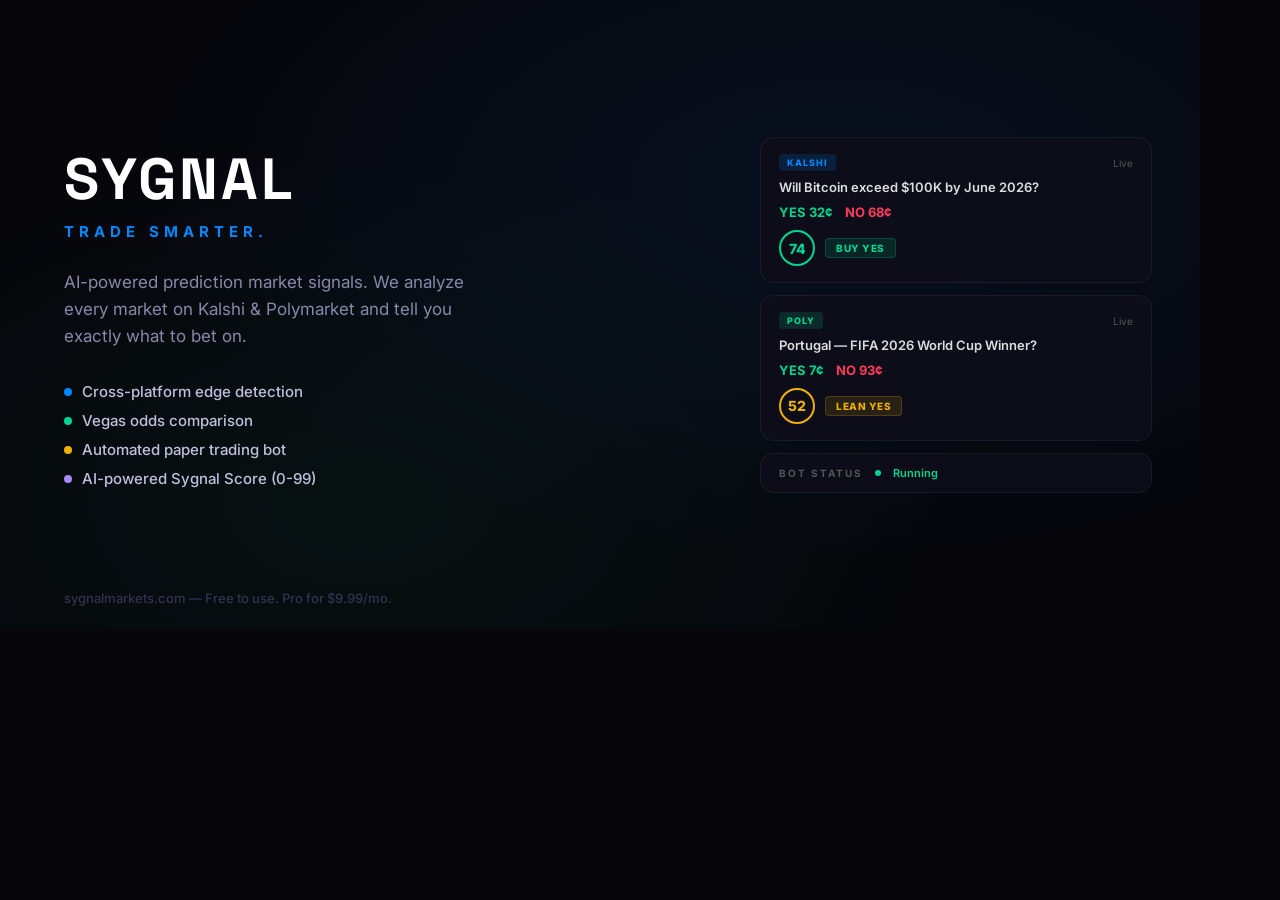
<file: og-card.html>
<!DOCTYPE html>
<html>
<head>
<meta charset="UTF-8">
<style>
@import url('https://fonts.googleapis.com/css2?family=Space+Grotesk:wght@400;700&family=Inter:wght@400;500;600;700;800&display=swap');
* { margin: 0; padding: 0; box-sizing: border-box; }
body {
  width: 1200px; height: 630px; overflow: hidden;
  background: #06060b;
  font-family: 'Inter', sans-serif;
  color: #fff;
  position: relative;
}
/* Subtle gradient overlay */
body::before {
  content: '';
  position: absolute;
  top: 0; left: 0; right: 0; bottom: 0;
  background: radial-gradient(ellipse at 70% 30%, rgba(0,136,255,0.08) 0%, transparent 60%),
              radial-gradient(ellipse at 30% 80%, rgba(0,214,143,0.05) 0%, transparent 50%);
}
.content {
  position: relative; z-index: 1;
  display: flex; height: 100%;
}
.left {
  flex: 1; padding: 56px 40px 56px 64px;
  display: flex; flex-direction: column; justify-content: center;
}
.right {
  width: 440px; padding: 40px 48px 40px 0;
  display: flex; align-items: center; justify-content: center;
}
.logo {
  font-family: 'Space Grotesk', sans-serif;
  font-size: 58px; font-weight: 700; letter-spacing: 3px;
  margin-bottom: 6px;
}
.tagline {
  font-size: 15px; color: #0088ff; font-weight: 700;
  letter-spacing: 5px; margin-bottom: 28px;
}
.desc {
  font-size: 17px; color: #8888aa; line-height: 1.6;
  margin-bottom: 32px; max-width: 440px;
}
.features {
  display: flex; flex-direction: column; gap: 10px;
}
.feature {
  display: flex; align-items: center; gap: 10px;
  font-size: 15px; color: #c0c0dd; font-weight: 500;
}
.dot {
  width: 8px; height: 8px; border-radius: 50%; flex-shrink: 0;
}
.footer {
  position: absolute; bottom: 24px; left: 64px;
  font-size: 13px; color: #333350; font-weight: 500;
}

/* Right side cards */
.cards {
  display: flex; flex-direction: column; gap: 12px; width: 100%;
}
.card {
  background: rgba(14,14,26,0.9);
  border: 1px solid rgba(255,255,255,0.06);
  border-radius: 14px;
  padding: 16px 18px;
}
.card-top {
  display: flex; justify-content: space-between; align-items: center;
  margin-bottom: 8px;
}
.card-badge {
  font-size: 9px; font-weight: 800; letter-spacing: 1px;
  padding: 3px 8px; border-radius: 4px;
}
.card-badge.kalshi { background: rgba(0,136,255,0.15); color: #0088ff; }
.card-badge.poly { background: rgba(0,214,143,0.15); color: #00d68f; }
.card-title {
  font-size: 13px; font-weight: 600; color: #ddd; line-height: 1.3;
  margin-bottom: 8px;
}
.card-prices {
  display: flex; gap: 12px; font-size: 13px; font-weight: 700;
  margin-bottom: 10px;
}
.yes { color: #00d68f; }
.no { color: #ff3b5c; }
.card-score-row {
  display: flex; align-items: center; gap: 10px;
}
.score-ring {
  width: 36px; height: 36px; border-radius: 50%;
  border: 2px solid; display: flex; align-items: center;
  justify-content: center; font-size: 14px; font-weight: 800;
}
.signal-pill {
  font-size: 10px; font-weight: 800; padding: 3px 10px;
  border-radius: 4px; letter-spacing: 0.5px;
}
.signal-buy { background: rgba(0,214,143,0.12); color: #00d68f; border: 1px solid rgba(0,214,143,0.2); }
.signal-lean { background: rgba(240,176,0,0.12); color: #f0b000; border: 1px solid rgba(240,176,0,0.2); }
</style>
</head>
<body>
<div class="content">
  <div class="left">
    <div class="logo">SYGNAL</div>
    <div class="tagline">TRADE SMARTER.</div>
    <div class="desc">AI-powered prediction market signals. We analyze every market on Kalshi & Polymarket and tell you exactly what to bet on.</div>
    <div class="features">
      <div class="feature"><div class="dot" style="background:#0088ff"></div>Cross-platform edge detection</div>
      <div class="feature"><div class="dot" style="background:#00d68f"></div>Vegas odds comparison</div>
      <div class="feature"><div class="dot" style="background:#f0b000"></div>Automated paper trading bot</div>
      <div class="feature"><div class="dot" style="background:#a78bfa"></div>AI-powered Sygnal Score (0-99)</div>
    </div>
  </div>
  <div class="right">
    <div class="cards">
      <div class="card">
        <div class="card-top">
          <span class="card-badge kalshi">KALSHI</span>
          <span style="font-size:10px;color:#555;">Live</span>
        </div>
        <div class="card-title">Will Bitcoin exceed $100K by June 2026?</div>
        <div class="card-prices">
          <span class="yes">YES 32¢</span>
          <span class="no">NO 68¢</span>
        </div>
        <div class="card-score-row">
          <div class="score-ring" style="border-color:#00d68f;color:#00d68f;">74</div>
          <span class="signal-pill signal-buy">BUY YES</span>
        </div>
      </div>
      <div class="card">
        <div class="card-top">
          <span class="card-badge poly">POLY</span>
          <span style="font-size:10px;color:#555;">Live</span>
        </div>
        <div class="card-title">Portugal — FIFA 2026 World Cup Winner?</div>
        <div class="card-prices">
          <span class="yes">YES 7¢</span>
          <span class="no">NO 93¢</span>
        </div>
        <div class="card-score-row">
          <div class="score-ring" style="border-color:#f0b000;color:#f0b000;">52</div>
          <span class="signal-pill signal-lean">LEAN YES</span>
        </div>
      </div>
      <div class="card" style="padding:12px 18px;">
        <div style="display:flex;align-items:center;gap:12px;">
          <div style="font-size:10px;letter-spacing:2px;color:#555;font-weight:700;">BOT STATUS</div>
          <div style="width:6px;height:6px;border-radius:50%;background:#00d68f;"></div>
          <span style="font-size:11px;color:#00d68f;font-weight:600;">Running</span>
        </div>
      </div>
    </div>
  </div>
</div>
<div class="footer">sygnalmarkets.com — Free to use. Pro for $9.99/mo.</div>
</body>
</html>
</file>
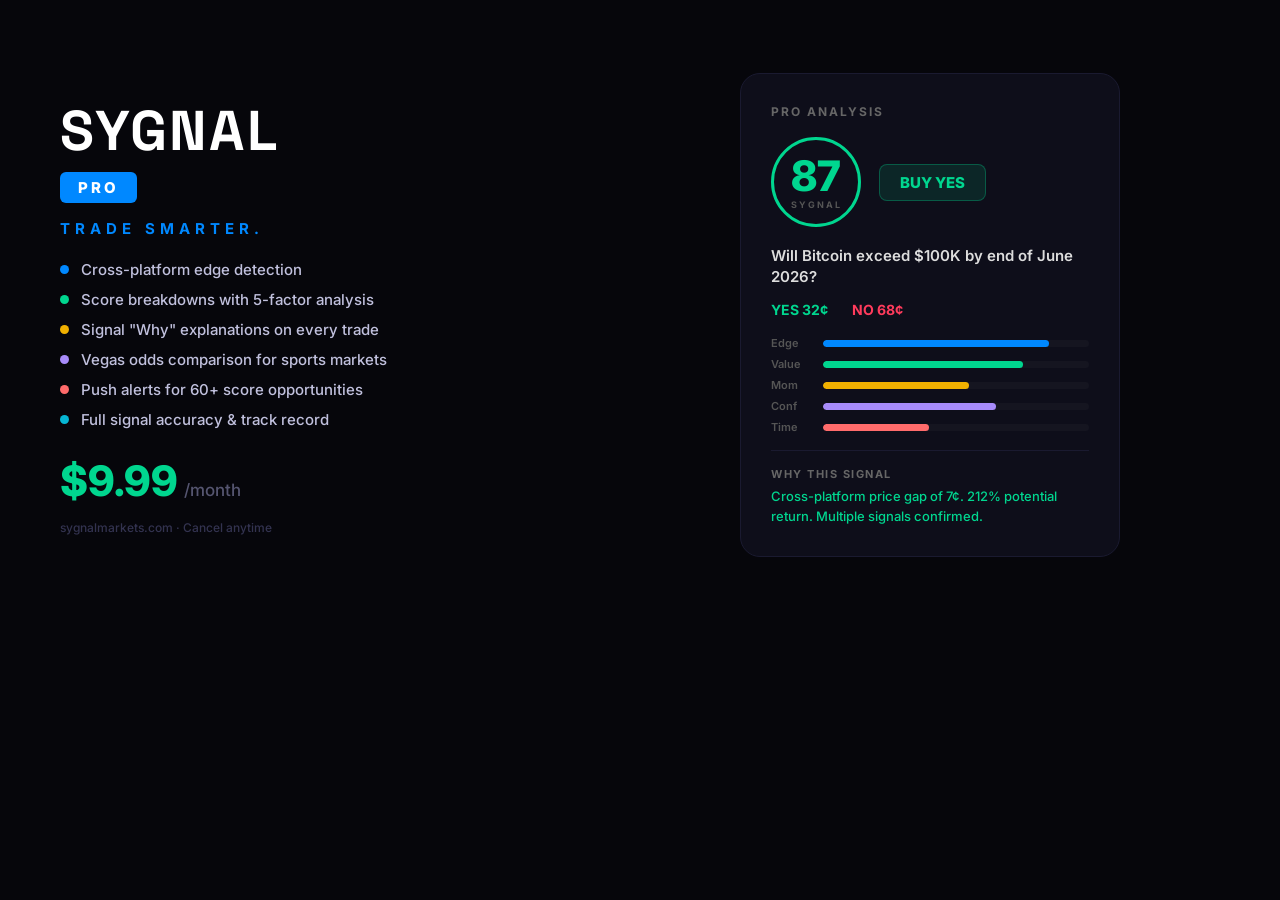
<file: pro-card.html>
<!DOCTYPE html>
<html>
<head>
<meta charset="UTF-8">
<style>
@import url('https://fonts.googleapis.com/css2?family=Space+Grotesk:wght@400;700&family=Inter:wght@400;500;600;700;800&display=swap');
* { margin: 0; padding: 0; box-sizing: border-box; }
body {
  width: 1200px; height: 630px; overflow: hidden;
  background: #06060b;
  font-family: 'Inter', sans-serif;
  color: #fff;
  display: flex;
}
.left {
  flex: 1; padding: 48px 30px 48px 60px;
  display: flex; flex-direction: column; justify-content: center;
}
.right {
  width: 500px; padding: 30px 50px 30px 10px;
  display: flex; align-items: center; justify-content: center;
}
.logo {
  font-family: 'Space Grotesk', sans-serif;
  font-size: 56px; font-weight: 700; letter-spacing: 2px;
  margin-bottom: 6px;
}
.pro-badge {
  display: inline-block;
  background: #0088ff; color: #fff;
  font-size: 15px; font-weight: 800; letter-spacing: 3px;
  padding: 6px 18px; border-radius: 6px;
  margin-bottom: 16px;
}
.tagline {
  font-size: 15px; color: #0088ff; font-weight: 700;
  letter-spacing: 5px; margin-bottom: 22px;
}
.features { display: flex; flex-direction: column; gap: 11px; margin-bottom: 26px; }
.feature {
  display: flex; align-items: center; gap: 12px;
  font-size: 15px; color: #c0c0dd; font-weight: 500;
}
.dot { width: 9px; height: 9px; border-radius: 50%; flex-shrink: 0; }
.price-row { display: flex; align-items: baseline; gap: 6px; }
.price { font-size: 42px; font-weight: 800; color: #00d68f; }
.price-sub { font-size: 17px; color: #555570; font-weight: 500; }
.footer { font-size: 12px; color: #333350; margin-top: 14px; font-weight: 500; }

/* Card */
.card {
  background: #0e0e1a;
  border: 1px solid #1a1a30;
  border-radius: 20px;
  padding: 30px;
  width: 380px;
}
.card-header { font-size: 12px; color: #666; letter-spacing: 2px; font-weight: 700; margin-bottom: 18px; }
.score-row { display: flex; align-items: center; gap: 18px; margin-bottom: 18px; }
.score-circle {
  width: 90px; height: 90px; border-radius: 50%;
  border: 3px solid #00d68f;
  display: flex; flex-direction: column; align-items: center; justify-content: center;
}
.score-num { font-size: 42px; font-weight: 800; color: #00d68f; line-height: 1; }
.score-label { font-size: 9px; color: #555; letter-spacing: 2px; font-weight: 700; margin-top: 2px; }
.signal-badge {
  background: rgba(0,214,143,0.12); border: 1px solid rgba(0,214,143,0.3);
  color: #00d68f; font-size: 15px; font-weight: 800;
  padding: 8px 20px; border-radius: 8px;
}
.card-question { font-size: 15px; color: #ddd; font-weight: 600; margin-bottom: 14px; line-height: 1.4; }
.card-prices { display: flex; gap: 24px; margin-bottom: 18px; font-size: 14px; }
.card-yes { color: #00d68f; font-weight: 700; }
.card-no { color: #ff3b5c; font-weight: 700; }
.breakdown { display: flex; flex-direction: column; gap: 7px; }
.bar-row { display: flex; align-items: center; gap: 10px; }
.bar-label { font-size: 11px; color: #555; width: 42px; font-weight: 600; }
.bar-track { flex: 1; height: 7px; background: #151520; border-radius: 4px; overflow: hidden; }
.bar-fill { height: 100%; border-radius: 4px; }
.card-divider { height: 1px; background: #1a1a30; margin: 16px 0; }
.why-label { font-size: 11px; color: #666; letter-spacing: 1.5px; font-weight: 700; margin-bottom: 6px; }
.why-text { font-size: 13px; color: #00d68f; line-height: 1.5; font-weight: 500; }
</style>
</head>
<body>
  <div class="left">
    <div class="logo">SYGNAL</div>
    <div><span class="pro-badge">PRO</span></div>
    <div class="tagline">TRADE SMARTER.</div>
    <div class="features">
      <div class="feature"><div class="dot" style="background:#0088ff"></div>Cross-platform edge detection</div>
      <div class="feature"><div class="dot" style="background:#00d68f"></div>Score breakdowns with 5-factor analysis</div>
      <div class="feature"><div class="dot" style="background:#f0b000"></div>Signal "Why" explanations on every trade</div>
      <div class="feature"><div class="dot" style="background:#a78bfa"></div>Vegas odds comparison for sports markets</div>
      <div class="feature"><div class="dot" style="background:#ff6b6b"></div>Push alerts for 60+ score opportunities</div>
      <div class="feature"><div class="dot" style="background:#06b6d4"></div>Full signal accuracy &amp; track record</div>
    </div>
    <div class="price-row">
      <span class="price">$9.99</span>
      <span class="price-sub">/month</span>
    </div>
    <div class="footer">sygnalmarkets.com · Cancel anytime</div>
  </div>
  <div class="right">
    <div class="card">
      <div class="card-header">PRO ANALYSIS</div>
      <div class="score-row">
        <div class="score-circle">
          <span class="score-num">87</span>
          <span class="score-label">SYGNAL</span>
        </div>
        <div>
          <div class="signal-badge">BUY YES</div>
        </div>
      </div>
      <div class="card-question">Will Bitcoin exceed $100K by end of June 2026?</div>
      <div class="card-prices">
        <span class="card-yes">YES 32¢</span>
        <span class="card-no">NO 68¢</span>
      </div>
      <div class="breakdown">
        <div class="bar-row"><span class="bar-label">Edge</span><div class="bar-track"><div class="bar-fill" style="width:85%;background:#0088ff"></div></div></div>
        <div class="bar-row"><span class="bar-label">Value</span><div class="bar-track"><div class="bar-fill" style="width:75%;background:#00d68f"></div></div></div>
        <div class="bar-row"><span class="bar-label">Mom</span><div class="bar-track"><div class="bar-fill" style="width:55%;background:#f0b000"></div></div></div>
        <div class="bar-row"><span class="bar-label">Conf</span><div class="bar-track"><div class="bar-fill" style="width:65%;background:#a78bfa"></div></div></div>
        <div class="bar-row"><span class="bar-label">Time</span><div class="bar-track"><div class="bar-fill" style="width:40%;background:#ff6b6b"></div></div></div>
      </div>
      <div class="card-divider"></div>
      <div class="why-label">WHY THIS SIGNAL</div>
      <div class="why-text">Cross-platform price gap of 7¢. 212% potential return. Multiple signals confirmed.</div>
    </div>
  </div>
</body>
</html>
</file>
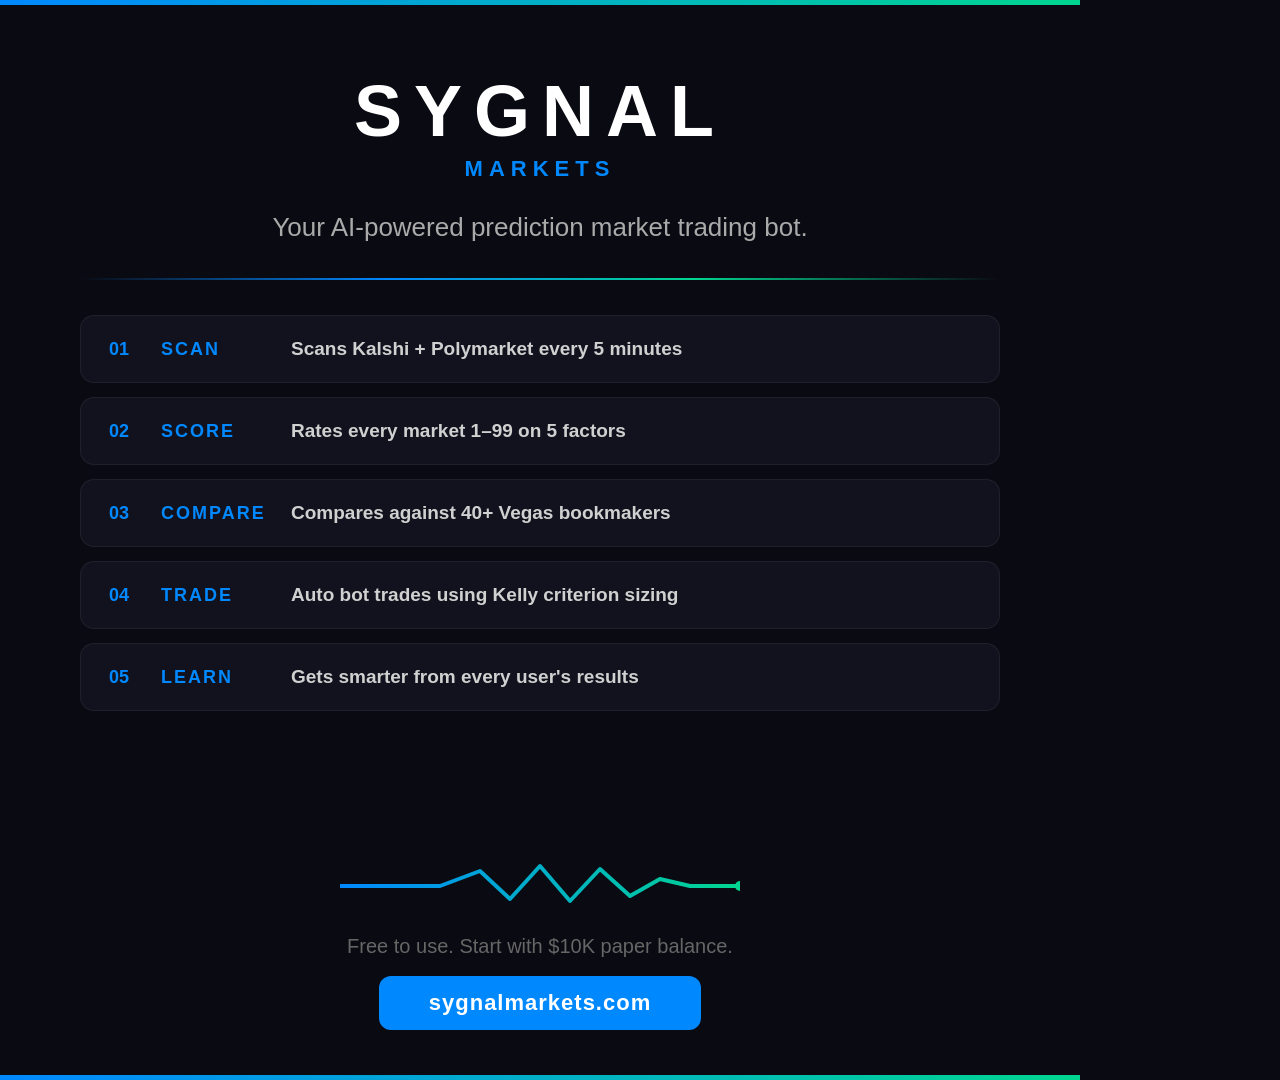
<file: sygnal-post.html>
<!DOCTYPE html>
<html><head><meta charset="utf-8">
<style>
  * { margin: 0; padding: 0; box-sizing: border-box; }
  body { width: 1080px; height: 1080px; background: #0a0a12; font-family: -apple-system, BlinkMacSystemFont, 'Segoe UI', sans-serif; overflow: hidden; position: relative; }

  .gradient-top { position: absolute; top: 0; left: 0; right: 0; height: 5px; background: linear-gradient(90deg, #0088ff, #00d68f); }
  .gradient-bot { position: absolute; bottom: 0; left: 0; right: 0; height: 5px; background: linear-gradient(90deg, #0088ff, #00d68f); }

  .content { padding: 70px 80px 50px; display: flex; flex-direction: column; height: 100%; }

  .header { text-align: center; margin-bottom: 30px; }
  .header h1 { font-size: 72px; font-weight: 800; color: #fff; letter-spacing: 12px; }
  .header .sub { font-size: 22px; font-weight: 700; color: #0088ff; letter-spacing: 6px; margin-top: 4px; }
  .tagline { text-align: center; font-size: 26px; color: #aaa; font-weight: 500; margin-bottom: 35px; }

  .divider { height: 2px; background: linear-gradient(90deg, transparent, #0088ff, #00d68f, transparent); margin-bottom: 35px; }

  .features { flex: 1; display: flex; flex-direction: column; gap: 14px; }
  .feature { background: #12121f; border: 1px solid rgba(255,255,255,0.06); border-radius: 14px; padding: 22px 28px; display: flex; align-items: center; gap: 20px; }
  .feature .num { font-size: 18px; font-weight: 800; color: #0088ff; min-width: 32px; }
  .feature .title { font-size: 18px; font-weight: 700; color: #0088ff; letter-spacing: 2px; min-width: 110px; }
  .feature .desc { font-size: 19px; font-weight: 600; color: #d0d0d0; }

  .bottom { text-align: center; margin-top: 30px; }
  .pulse-line { margin: 0 auto 20px; }
  .cta { font-size: 20px; color: #666; font-weight: 500; margin-bottom: 18px; }
  .btn { display: inline-block; background: #0088ff; color: #fff; font-size: 22px; font-weight: 700; padding: 14px 50px; border-radius: 12px; letter-spacing: 1px; }
</style>
</head>
<body>
  <div class="gradient-top"></div>

  <div class="content">
    <div class="header">
      <h1>SYGNAL</h1>
      <div class="sub">MARKETS</div>
    </div>

    <div class="tagline">Your AI-powered prediction market trading bot.</div>

    <div class="divider"></div>

    <div class="features">
      <div class="feature">
        <span class="num">01</span>
        <span class="title">SCAN</span>
        <span class="desc">Scans Kalshi + Polymarket every 5 minutes</span>
      </div>
      <div class="feature">
        <span class="num">02</span>
        <span class="title">SCORE</span>
        <span class="desc">Rates every market 1–99 on 5 factors</span>
      </div>
      <div class="feature">
        <span class="num">03</span>
        <span class="title">COMPARE</span>
        <span class="desc">Compares against 40+ Vegas bookmakers</span>
      </div>
      <div class="feature">
        <span class="num">04</span>
        <span class="title">TRADE</span>
        <span class="desc">Auto bot trades using Kelly criterion sizing</span>
      </div>
      <div class="feature">
        <span class="num">05</span>
        <span class="title">LEARN</span>
        <span class="desc">Gets smarter from every user's results</span>
      </div>
    </div>

    <div class="bottom">
      <svg class="pulse-line" width="400" height="50" viewBox="0 0 400 50">
        <polyline points="0,25 60,25 100,25 140,10 170,38 200,5 230,40 260,8 290,35 320,18 350,25 400,25" fill="none" stroke="url(#pg)" stroke-width="4" stroke-linecap="round" stroke-linejoin="round"/>
        <circle cx="400" cy="25" r="5" fill="#00d68f"/>
        <defs><linearGradient id="pg" x1="0" y1="0" x2="400" y2="0" gradientUnits="userSpaceOnUse"><stop offset="0%" stop-color="#0088ff"/><stop offset="100%" stop-color="#00d68f"/></linearGradient></defs>
      </svg>
      <div class="cta">Free to use. Start with $10K paper balance.</div>
      <div class="btn">sygnalmarkets.com</div>
    </div>
  </div>

  <div class="gradient-bot"></div>
</body>
</html>
</file>
<file: style.css>
/* ============================================
   Sygnal Markets — Trade Smarter.
   Premium fintech design system
   ============================================ */

@import url('https://fonts.googleapis.com/css2?family=Sora:wght@300;400;500;600;700;800&family=Space+Grotesk:wght@700&display=swap');

/* ── LANDING PAGE ── */
.landing {
    position: fixed;
    top: 0; left: 0; right: 0; bottom: 0;
    background: var(--bg);
    z-index: 20000;
    display: flex;
    align-items: center;
    justify-content: center;
    overflow-y: auto;
}
.landing-content {
    max-width: 640px;
    padding: 48px 24px;
    text-align: center;
}
.landing-badge {
    display: inline-block;
    font-size: 9px;
    letter-spacing: 3px;
    color: var(--accent);
    font-weight: 700;
    border: 1px solid rgba(0,136,255,0.2);
    padding: 6px 14px;
    border-radius: 20px;
    margin-bottom: 24px;
}
.landing-title {
    font-family: 'Space Grotesk', var(--font);
    font-size: 56px;
    font-weight: 700;
    letter-spacing: -1px;
    color: var(--text);
    margin-bottom: 8px;
    padding-bottom: 6px;
    line-height: 1.15;
}
.landing-subtitle {
    font-family: var(--font);
    font-size: 16px;
    letter-spacing: 4px;
    color: var(--text-dim);
    font-weight: 400;
    margin-bottom: 24px;
}
.landing-desc {
    font-size: 15px;
    color: var(--text-mid);
    line-height: 1.6;
    margin-bottom: 40px;
    max-width: 480px;
    margin-left: auto;
    margin-right: auto;
}
.landing-features {
    display: grid;
    grid-template-columns: 1fr 1fr;
    gap: 16px;
    margin-bottom: 40px;
    text-align: left;
}
.landing-feature {
    background: rgba(255,255,255,0.03);
    border: 1px solid var(--border);
    border-radius: 12px;
    padding: 16px;
}
.landing-feature-icon {
    font-size: 20px;
    display: block;
    margin-bottom: 8px;
}
.landing-feature-title {
    font-size: 13px;
    font-weight: 700;
    color: var(--text);
    display: block;
    margin-bottom: 4px;
}
.landing-feature-desc {
    font-size: 12px;
    color: var(--text-dim);
    line-height: 1.4;
}
.landing-cta {
    display: inline-block;
    padding: 16px 48px;
    background: var(--accent);
    color: #fff;
    border: none;
    border-radius: 12px;
    font-size: 16px;
    font-weight: 700;
    font-family: var(--font);
    cursor: pointer;
    letter-spacing: 1px;
    transition: opacity 0.2s;
    margin-bottom: 12px;
}
.landing-cta:hover { opacity: 0.9; }
.landing-note {
    font-size: 12px;
    color: var(--text-dim);
}
@media (max-width: 600px) {
    .landing { align-items: flex-start; }
    .landing-title { font-size: 34px; letter-spacing: 3px; }
    .landing-features { grid-template-columns: 1fr; }
    .landing-content { padding: 32px 16px; }
}

* {
    margin: 0;
    padding: 0;
    box-sizing: border-box;
}

:root {
    --bg: #0a0a12;
    --bg-card: #12121f;
    --bg-card-hover: #1a1a2e;
    --border: rgba(255, 255, 255, 0.06);
    --border-hover: rgba(0, 136, 255, 0.25);
    --text: #eaeaef;
    --text-dim: #55556a;
    --text-mid: #8888a0;
    --accent: #0088ff;
    --accent-glow: rgba(0, 136, 255, 0.1);
    --green: #00d68f;
    --red: #ff3b5c;
    --gold: #ffb800;
    --purple: #8b5cf6;
    --radius: 14px;
    --font: 'Sora', -apple-system, sans-serif;
    --card-shadow: 0 2px 8px rgba(0,0,0,0.3), 0 0 0 1px rgba(255,255,255,0.04);
}

html { scroll-behavior: smooth; }
body { overflow-x: hidden; }
*, *::before, *::after { box-sizing: border-box; }
canvas { max-width: 100%; }

body {
    background: var(--bg);
    color: var(--text);
    font-family: var(--font);
    line-height: 1.55;
    -webkit-font-smoothing: antialiased;
    -moz-osx-font-smoothing: grayscale;
    min-height: 100vh;
    letter-spacing: -0.01em;
}

/* ── NAVIGATION ── */
nav {
    display: flex;
    align-items: center;
    justify-content: space-between;
    padding: 0 20px;
    height: 60px;
    background: rgba(10, 10, 18, 0.95);
    backdrop-filter: blur(24px);
    -webkit-backdrop-filter: blur(24px);
    border-bottom: 1px solid rgba(255,255,255,0.04);
    position: sticky;
    top: 0;
    z-index: 100;
    gap: 12px;
}

.logo {
    display: flex;
    align-items: center;
    gap: 10px;
}

.logo-icon {
    width: 32px;
    height: 32px;
    border-radius: 50%;
}

.logo-text {
    font-size: 16px;
    font-weight: 700;
    letter-spacing: 1.5px;
    color: #fff;
    line-height: 1.2;
}

.logo-tag {
    font-size: 10px;
    color: var(--text-dim);
    letter-spacing: 1px;
    margin-left: 12px;
    padding-left: 12px;
    border-left: 1px solid var(--border);
}

.nav-links {
    display: flex;
    align-items: center;
    gap: 6px;
    flex-shrink: 0;
}

.nav-links > a {
    color: var(--text-dim);
    text-decoration: none;
    font-size: 12.5px;
    font-weight: 500;
    padding: 7px 12px;
    border-radius: 10px;
    transition: all 0.2s;
    display: inline-flex;
    align-items: center;
    gap: 6px;
    white-space: nowrap;
    letter-spacing: 0.3px;
    line-height: 1.2;
}

.nav-links > a:hover {
    color: var(--text);
    background: rgba(255, 255, 255, 0.04);
}

.nav-links > a.active {
    color: var(--accent);
    background: var(--accent-glow);
}

/* ── NAV MORE DROPDOWN ── */
.nav-more {
    position: relative;
}
.nav-more-btn {
    color: var(--text-dim);
    background: none;
    border: 1px solid rgba(255,255,255,0.08);
    font-size: 12.5px;
    font-weight: 500;
    padding: 7px 12px;
    border-radius: 10px;
    cursor: pointer;
    font-family: var(--font);
    transition: all 0.2s;
    display: flex;
    align-items: center;
    gap: 6px;
}
.nav-more-btn:hover { color: var(--text); background: rgba(255,255,255,0.04); }
.nav-more-btn.active { color: var(--accent); background: var(--accent-glow); border-color: rgba(0,136,255,0.2); }

.hamburger-icon {
    display: flex;
    flex-direction: column;
    gap: 3px;
    width: 16px;
    height: 14px;
    justify-content: center;
}
.hamburger-icon span {
    display: block;
    width: 100%;
    height: 2px;
    background: currentColor;
    border-radius: 1px;
}

.nav-more-menu {
    display: none;
    position: absolute;
    top: calc(100% + 8px);
    right: 0;
    background: var(--bg-card);
    border: 1px solid var(--border);
    border-radius: 12px;
    padding: 6px;
    min-width: 160px;
    box-shadow: 0 8px 32px rgba(0,0,0,0.4);
    z-index: 10000;
}
.nav-more-menu.open { display: flex; flex-direction: column; }
.nav-more-menu a {
    color: var(--text-dim);
    text-decoration: none;
    font-size: 13px;
    font-weight: 500;
    padding: 10px 14px;
    border-radius: 8px;
    transition: all 0.15s;
}
.nav-more-menu a:hover { color: var(--text); background: rgba(255,255,255,0.05); }
.nav-more-menu a.active { color: var(--accent); background: var(--accent-glow); }
body.light .nav-more-btn { color: #8890a0; border-color: rgba(0,0,0,0.1); }
body.light .nav-more-btn:hover { color: #1a1a2e; background: rgba(0,0,0,0.04); }
body.light .nav-more-btn.active { color: #0066cc; background: rgba(0,102,204,0.08); }
body.light .nav-more-menu { background: #fff; border-color: rgba(0,0,0,0.1); box-shadow: 0 8px 32px rgba(0,0,0,0.12); }
body.light .nav-more-menu a { color: #5a6070; }
body.light .nav-more-menu a:hover { color: #1a1a2e; background: rgba(0,0,0,0.04); }
body.light .nav-more-menu a.active { color: #0066cc; background: rgba(0,102,204,0.08); }

/* Nav search bar — centered */
.nav-search {
    display: flex;
    align-items: center;
    gap: 12px;
    background: rgba(255, 255, 255, 0.05);
    border: 1px solid rgba(255, 255, 255, 0.08);
    border-radius: 12px;
    padding: 9px 18px;
    flex: 0 1 420px;
    max-width: 420px;
    min-width: 180px;
    max-width: 520px;
    margin: 0 auto;
    transition: all 0.25s;
}

.nav-search:focus-within {
    border-color: var(--accent);
    background: rgba(0, 136, 255, 0.06);
    box-shadow: 0 0 0 3px rgba(0, 136, 255, 0.08);
}

.nav-search input {
    background: none;
    border: none;
    outline: none;
    color: var(--text);
    font-family: var(--font);
    font-size: 14px;
    width: 100%;
}

.nav-search input::placeholder {
    color: #444;
}

/* ── HERO ── */
.hero {
    text-align: center;
    padding: 60px 20px 32px;
    position: relative;
}

.hero::before {
    content: '';
    position: absolute;
    top: 0;
    left: 50%;
    transform: translateX(-50%);
    width: 100%;
    max-width: 600px;
    height: 400px;
    background: radial-gradient(ellipse, rgba(0, 136, 255, 0.08) 0%, transparent 70%);
    pointer-events: none;
}

.hero h1 {
    font-family: 'Space Grotesk', var(--font);
    font-size: 56px;
    font-weight: 700;
    letter-spacing: -1px;
    color: #4dc9ff;
    margin-bottom: 8px;
    padding: 0;
    line-height: 1.3;
    text-shadow: 0 0 40px rgba(0, 136, 255, 0.25);
    animation: hero-enter 1s cubic-bezier(0.16, 1, 0.3, 1) 0.2s both;
    overflow: visible;
}

@keyframes title-shimmer {
    0%, 100% { background-position: 0% 50%; }
    50% { background-position: 100% 50%; }
}

.tagline {
    font-size: 15px;
    font-weight: 600;
    color: var(--accent);
    letter-spacing: 5px;
    text-transform: uppercase;
    text-align: center;
    margin-bottom: 12px;
}

.hero p:last-of-type {
    font-size: 15px;
    color: var(--text-dim);
    max-width: 420px;
    margin: 0 auto;
}

/* ── STATS BAR ── */
.stats-bar {
    display: flex;
    justify-content: center;
    gap: 48px;
    padding: 20px 20px;
    border-bottom: 1px solid rgba(255,255,255,0.04);
    margin: 0 40px;
    max-width: 100%;
}

.stat-item {
    text-align: center;
}

.stat-value {
    font-size: 24px;
    font-weight: 700;
    color: #fff;
    letter-spacing: -0.5px;
}

.stat-label {
    font-size: 10px;
    color: var(--text-dim);
    letter-spacing: 1.5px;
    text-transform: uppercase;
    margin-top: 4px;
    font-weight: 500;
}

/* ── SECTIONS ── */
section {
    padding: 36px 40px;
    max-width: 1240px;
    margin: 0 auto;
}

section h2 {
    font-size: 18px;
    font-weight: 700;
    color: #fff;
    margin-bottom: 20px;
    display: flex;
    align-items: center;
    gap: 10px;
    letter-spacing: -0.3px;
}

section h2 span {
    font-size: 12px;
    color: var(--text-dim);
    font-weight: 400;
}

/* ── MARKET GRID ── */
.market-grid {
    display: grid;
    grid-template-columns: repeat(auto-fill, minmax(340px, 1fr));
    gap: 16px;
}

/* ── MARKET CARD ── */
.market-card {
    background: var(--bg-card);
    border: 1px solid var(--border);
    border-radius: var(--radius);
    padding: 20px 22px;
    cursor: pointer;
    transition: all 0.2s ease;
    position: relative;
    overflow: hidden;
    display: flex;
    flex-direction: column;
    box-shadow: var(--card-shadow);
}

.market-card::before {
    content: '';
    position: absolute;
    top: 0;
    left: 0;
    right: 0;
    height: 2px;
    background: linear-gradient(90deg, transparent, var(--accent), transparent);
    opacity: 0;
    transition: opacity 0.2s;
}

.market-card:hover {
    background: var(--bg-card-hover);
    border-color: var(--border-hover);
    transform: translateY(-3px);
    box-shadow: 0 8px 24px rgba(0,0,0,0.4), 0 0 0 1px rgba(0,136,255,0.1);
}

.market-card:hover::before {
    opacity: 1;
}

.market-card h3 {
    font-size: 14.5px;
    font-weight: 600;
    color: var(--text);
    margin-bottom: 12px;
    line-height: 1.45;
    letter-spacing: -0.2px;
    min-height: 42px;
    display: -webkit-box;
    -webkit-line-clamp: 2;
    -webkit-box-orient: vertical;
    overflow: hidden;
}

/* ── PRICES ── */
.prices {
    display: flex;
    align-items: center;
    gap: 12px;
    margin-top: auto;
    padding-top: 10px;
}

.price-pill {
    padding: 4px 12px;
    border-radius: 6px;
    font-size: 13px;
    font-weight: 600;
}

.price-yes {
    background: rgba(0, 214, 143, 0.1);
    color: var(--green);
    border: 1px solid rgba(0, 214, 143, 0.2);
}

.price-no {
    background: rgba(255, 59, 92, 0.1);
    color: var(--red);
    border: 1px solid rgba(255, 59, 92, 0.2);
}

.price-change {
    font-size: 11px;
    font-weight: 700;
}

.volume {
    font-size: 12px;
    color: var(--text-dim);
    margin-top: 10px;
}

/* ── BADGES ── */
.badge {
    display: inline-block;
    font-size: 9px;
    font-weight: 700;
    letter-spacing: 1.2px;
    padding: 3px 8px;
    border-radius: 5px;
    margin-bottom: 10px;
    text-transform: uppercase;
}

.kalshi-badge {
    background: rgba(0, 136, 255, 0.1);
    color: var(--accent);
    border: 1px solid rgba(0, 136, 255, 0.2);
}

.poly-badge {
    background: rgba(139, 92, 246, 0.1);
    color: var(--purple);
    border: 1px solid rgba(139, 92, 246, 0.2);
}

.arb-badge {
    background: rgba(255, 184, 0, 0.1);
    color: var(--gold);
    border: 1px solid rgba(255, 184, 0, 0.2);
}

/* ── ARBITRAGE CARD ── */
.arb-card {
    border-color: rgba(255, 184, 0, 0.15);
}

.arb-card:hover {
    border-color: rgba(255, 184, 0, 0.4);
}

/* ── PLATFORM HEADER ── */
.platform-header {
    grid-column: 1 / -1;
    padding: 16px 0 4px;
}

.platform-header h3 {
    font-size: 11px;
    letter-spacing: 3px;
    color: var(--text-dim);
    font-weight: 600;
}

/* ── AI POPUP ── */
#ai-popup {
    position: fixed;
    top: 0; left: 0;
    width: 100vw; height: 100vh;
    background: rgba(0, 0, 0, 0.85);
    z-index: 200;
    display: flex;
    align-items: center;
    justify-content: center;
    backdrop-filter: blur(8px);
}

#ai-popup-content {
    background: var(--bg-card);
    border: 1px solid var(--border-hover);
    border-radius: 16px;
    padding: 32px;
    max-width: 480px;
    width: 90%;
    max-height: 70vh;
    overflow-y: auto;
    position: relative;
}

#ai-popup-content h3 {
    color: var(--accent);
    font-size: 16px;
    font-weight: 600;
    margin-bottom: 20px;
    padding-right: 30px;
    line-height: 1.4;
}

#ai-body {
    color: var(--text-mid);
    font-size: 14px;
    line-height: 1.7;
}

#ai-body p {
    margin-bottom: 12px;
}

.ai-section {
    padding: 10px 12px;
    margin-bottom: 10px;
    background: rgba(255, 255, 255, 0.03);
    border-radius: 8px;
    border-left: 3px solid var(--border);
    font-size: 13px;
    line-height: 1.6;
}

.verdict {
    margin-top: 20px;
    padding: 14px 16px;
    border-radius: 10px;
    font-weight: 600;
    font-size: 14px;
    text-align: center;
    letter-spacing: 0.5px;
}

.verdict-yes {
    background: rgba(0, 214, 143, 0.08);
    border: 1px solid rgba(0, 214, 143, 0.2);
    color: var(--green);
}

.verdict-no {
    background: rgba(255, 59, 92, 0.08);
    border: 1px solid rgba(255, 59, 92, 0.2);
    color: var(--red);
}

.verdict-hold {
    background: rgba(255, 184, 0, 0.08);
    border: 1px solid rgba(255, 184, 0, 0.2);
    color: var(--gold);
}

#ai-close {
    position: absolute;
    top: 16px; right: 20px;
    background: none;
    border: none;
    color: var(--text-dim);
    font-size: 18px;
    cursor: pointer;
    transition: color 0.2s;
}

#ai-close:hover {
    color: var(--red);
}

/* ── FILTERS ── */
#filters {
    padding-bottom: 0;
}

.sort-controls {
    display: flex;
    align-items: center;
    gap: 10px;
    margin-top: 10px;
}

/* ── FILTER CHIPS ── */
.filter-chips {
    display: flex;
    gap: 8px;
    flex-wrap: wrap;
}

.chip {
    background: rgba(255,255,255,0.03);
    border: 1px solid rgba(255,255,255,0.06);
    border-radius: 10px;
    padding: 8px 16px;
    color: var(--text-dim);
    font-family: var(--font);
    font-size: 12px;
    font-weight: 500;
    cursor: pointer;
    transition: all 0.2s;
    letter-spacing: 0.3px;
}

.chip:hover {
    border-color: rgba(255,255,255,0.12);
    color: var(--text);
    background: rgba(255,255,255,0.06);
}

.chip.active {
    background: rgba(0, 136, 255, 0.12);
    border-color: rgba(0, 136, 255, 0.2);
    color: var(--accent);
    font-weight: 600;
}


/* ── PARTICLES CANVAS ── */
#particles {
    position: fixed;
    top: 0;
    left: 0;
    width: 100%;
    height: 100%;
    z-index: -1;
    pointer-events: none;
}

/* Everything else above particles */
section, .stats-bar {
    position: relative;
    z-index: 1;
}
#filters {
    position: relative;
    z-index: 50;
}

#ai-popup {
    position: fixed;
    z-index: 10000;
}

/* market-detail styles are below in MARKET DETAIL OVERLAY section */

/* ── APPLE-STYLE SCROLL ANIMATIONS ── */
.reveal {
    opacity: 0;
    transform: translateY(40px) scale(0.97);
    transition: opacity 1s cubic-bezier(0.16, 1, 0.3, 1),
                transform 1s cubic-bezier(0.16, 1, 0.3, 1);
}

.reveal.visible {
    opacity: 1;
    transform: translateY(0) scale(1);
}

/* Cards fade in via IntersectionObserver */
.market-card {
    opacity: 0;
    transform: translateY(12px);
    transition: opacity 0.25s ease-out, transform 0.25s ease-out;
}
.market-card.card-visible {
    opacity: 1;
    transform: translateY(0);
}
/* Platform headers should always be visible */
.platform-header, .trending-section-header {
    opacity: 1 !important;
    transform: none !important;
}

/* Hero elements animate in on load */
.hero h1 {
    animation: hero-enter 1s cubic-bezier(0.16, 1, 0.3, 1) 0.2s both;
}
.tagline {
    animation: hero-enter 1s cubic-bezier(0.16, 1, 0.3, 1) 0.4s both;
}
.hero p:last-of-type {
    animation: hero-enter 1s cubic-bezier(0.16, 1, 0.3, 1) 0.6s both;
}
.hero-logo {
    animation: hero-enter 1s cubic-bezier(0.16, 1, 0.3, 1) 0s both;
}

@keyframes hero-enter {
    from { opacity: 0; transform: translateY(30px) scale(0.95); }
    to { opacity: 1; transform: translateY(0) scale(1); }
}

/* ── REFRESH COUNTDOWN ── */
.refresh-countdown {
    font-size: 12px;
    color: var(--text-dim);
    font-weight: 400;
    margin-left: 12px;
}

/* ── SPARKLINE CHART ── */
.sparkline {
    margin-top: 12px;
    height: 30px;
    width: 100%;
}

.sparkline canvas {
    width: 100%;
    height: 30px;
}


/* ── BOT PANEL ── */
#bot-panel {
    border-bottom: 1px solid var(--border);
}

.bot-grid {
    display: grid;
    grid-template-columns: repeat(5, 1fr);
    gap: 12px;
    margin-bottom: 16px;
}

.bot-stat {
    background: var(--bg-card);
    border: 1px solid var(--border);
    border-radius: var(--radius);
    padding: 16px;
    text-align: center;
}

.bot-stat-label {
    font-size: 11px;
    color: var(--text-dim);
    letter-spacing: 1px;
    text-transform: uppercase;
    margin-bottom: 6px;
}

.bot-stat-value {
    font-size: 20px;
    font-weight: 700;
    color: #fff;
}

.bot-stat-value.running {
    color: var(--green);
}

.bot-stat-value.stopped {
    color: var(--red);
}

.bot-position {
    background: var(--bg-card);
    border: 1px solid var(--border);
    border-radius: var(--radius);
    padding: 14px 16px;
    margin-top: 8px;
    display: flex;
    justify-content: space-between;
    align-items: center;
}

.bot-position-title {
    font-size: 13px;
    font-weight: 500;
    color: var(--text);
}

.bot-position-side {
    font-size: 11px;
    color: var(--text-dim);
    margin-top: 2px;
}

.bot-position-pnl {
    font-size: 14px;
    font-weight: 600;
}

.bot-position-pnl.positive { color: var(--green); }
.bot-position-pnl.negative { color: var(--red); }

/* ── CARD TOP ROW (badge + AI button) ── */
.card-top-row {
    display: flex;
    justify-content: space-between;
    align-items: center;
}

.ai-btn {
    background: rgba(0, 136, 255, 0.1);
    border: 1px solid rgba(0, 136, 255, 0.2);
    color: var(--accent);
    font-size: 13px;
    padding: 3px 8px;
    border-radius: 6px;
    cursor: pointer;
    transition: all 0.2s;
    font-family: var(--font);
}

.ai-btn:hover {
    background: rgba(0, 136, 255, 0.25);
    border-color: var(--accent);
    transform: scale(1.1);
}

/* ── THEME TOGGLE BUTTON ── */
/* ── SETTINGS DROPDOWN ── */
.settings-dropdown {
    position: relative;
    z-index: 999;
    margin-left: auto;
    flex-shrink: 0;
}

.settings-btn {
    background: rgba(255, 255, 255, 0.06);
    border: 1px solid var(--border);
    color: var(--text-dim);
    width: 36px;
    height: 36px;
    border-radius: 8px;
    cursor: pointer;
    display: flex;
    align-items: center;
    justify-content: center;
    transition: all 0.2s;
}

.settings-btn:hover {
    color: var(--text);
    background: rgba(255, 255, 255, 0.12);
    border-color: var(--border-hover);
}

.settings-menu {
    display: none;
    position: absolute;
    top: 44px;
    right: -8px;
    background: var(--bg-card);
    border: 1px solid var(--border);
    border-radius: var(--radius);
    min-width: 200px;
    padding: 6px;
    box-shadow: 0 8px 32px rgba(0, 0, 0, 0.4);
    z-index: 999;
}

.settings-menu.open {
    display: block;
}

.settings-item {
    display: flex;
    align-items: center;
    gap: 10px;
    padding: 10px 14px;
    border-radius: 8px;
    cursor: pointer;
    font-size: 13px;
    color: var(--text);
    transition: background 0.15s;
}

.settings-item:hover {
    background: rgba(255, 255, 255, 0.06);
}

.settings-item span:first-child {
    font-size: 16px;
    width: 20px;
    text-align: center;
}

.theme-btn {
    display: none; /* hidden — replaced by settings dropdown */
    background: rgba(255, 255, 255, 0.06);
    border: 1px solid var(--border);
    color: var(--text);
    font-size: 18px;
    width: 36px;
    height: 36px;
    border-radius: 8px;
    cursor: pointer;
    display: flex;
    align-items: center;
    justify-content: center;
    transition: all 0.2s;
    flex-shrink: 0;
}

.theme-btn:hover {
    background: rgba(255, 255, 255, 0.12);
    border-color: var(--border-hover);
}

/* ── LIGHT THEME ── */
body.light {
    --bg: #f5f7fa;
    --bg-card: #ffffff;
    --bg-card-hover: #f0f2f5;
    --border: rgba(0, 0, 0, 0.08);
    --border-hover: rgba(0, 136, 255, 0.3);
    --text: #1a1a2e;
    --text-dim: #8890a0;
    --text-mid: #5a6070;
    --accent: #0066cc;
    --accent-glow: rgba(0, 102, 204, 0.1);
    --green: #00b374;
    --red: #e53e3e;
    --gold: #d4a017;
    --purple: #7c3aed;
}

body.light nav {
    background: rgba(255, 255, 255, 0.9);
    border-bottom-color: rgba(0,0,0,0.08);
}

body.light .logo-text { color: #1a1a2e; }
body.light .stat-value { color: #1a1a2e; }
body.light .bot-stat-value { color: #1a1a2e; }
body.light section h2 { color: #1a1a2e; }
body.light .hero h1 {
    color: #0066cc;
    text-shadow: none;
}
body.light .hero .tagline { color: #0066cc; }
body.light .hero p { color: #8890a0; }
body.light #particles { opacity: 0.15; }
body.light .settings-btn { background: rgba(0,0,0,0.04); border-color: rgba(0,0,0,0.1); color: #5a6070; }
body.light .settings-btn:hover { background: rgba(0,0,0,0.08); }
body.light .settings-menu { background: #fff; border-color: rgba(0,0,0,0.1); box-shadow: 0 10px 40px rgba(0,0,0,0.12); }
body.light .settings-item { color: #1a1a2e; }
body.light .settings-item:hover { background: rgba(0,0,0,0.04); }
body.light .nav-search { background: rgba(0,0,0,0.04); border-color: rgba(0,0,0,0.08); }
body.light .nav-search input { color: #1a1a2e; }
body.light .nav-search input::placeholder { color: #aab0b8; }
body.light .nav-links > a { color: #8890a0; }
body.light .nav-links > a:hover { color: #1a1a2e; background: rgba(0,0,0,0.04); }
body.light .nav-links > a.active { color: #0066cc; background: rgba(0,102,204,0.08); }
body.light .refresh-countdown { color: #8890a0; }
body.light .mobile-nav { background: rgba(255,255,255,0.95); border-top-color: rgba(0,0,0,0.08); }
body.light .mobile-nav-item { color: #8890a0; }
body.light .mobile-nav-item.active { color: #0066cc; }
body.light .card-sygnal-label { color: #8890a0; }
body.light .card-sygnal-score { filter: brightness(0.75) saturate(0.85); }
body.light .card-signal { filter: brightness(0.8) saturate(0.9); }
body.light .market-card { box-shadow: 0 1px 3px rgba(0,0,0,0.06); }
body.light .market-card:hover { box-shadow: 0 4px 12px rgba(0,0,0,0.1); }
body.light #market-detail { background: rgba(0,0,0,0.4); }
body.light #market-detail-content { background: #fff; }
body.light #ai-popup { background: rgba(0,0,0,0.4); }
body.light #ai-popup-content { background: #fff; color: #1a1a2e; border-color: rgba(0,0,0,0.1); }
body.light .toast { background: #0066cc; color: #fff; }
body.light .custom-select-btn { background: #fff; border-color: rgba(0,0,0,0.1); color: #1a1a2e; }
body.light .custom-select-btn:hover { background: #f0f2f5; }
body.light .custom-select-menu { background: #fff; border-color: rgba(0,0,0,0.1); box-shadow: 0 8px 32px rgba(0,0,0,0.12); }
body.light .custom-select-option { color: #5a6070; }
body.light .custom-select-option:hover { background: rgba(0,0,0,0.04); color: #1a1a2e; }
body.light .custom-select-option.active { color: #0066cc; background: rgba(0,102,204,0.08); }

/* Buy buttons — light */
body.light .buy-yes { background: rgba(0, 179, 116, 0.1); color: #00b374; border-color: rgba(0, 179, 116, 0.3); }
body.light .buy-no { background: rgba(229, 62, 62, 0.1); color: #e53e3e; border-color: rgba(229, 62, 62, 0.3); }
body.light .buy-yes:hover { background: #00b374; color: #fff; }
body.light .buy-no:hover { background: #e53e3e; color: #fff; }

/* ── MARKET DETAIL OVERLAY ── */
#market-detail {
    position: fixed !important;
    top: 0; left: 0; right: 0; bottom: 0;
    background: rgba(0, 0, 0, 0.7);
    backdrop-filter: blur(8px);
    z-index: 9999 !important;
    align-items: center;
    justify-content: center;
    padding: 20px;
}

#market-detail-content {
    background: var(--bg-card);
    border: 1px solid var(--border);
    border-radius: 16px;
    padding: 32px;
    max-width: 600px;
    width: 100%;
    max-height: 90vh;
    overflow-y: auto;
    position: relative;
    scrollbar-width: thin;
    scrollbar-color: rgba(255,255,255,0.15) transparent;
}

#market-detail-content::-webkit-scrollbar {
    width: 6px;
}

#market-detail-content::-webkit-scrollbar-track {
    background: transparent;
}

#market-detail-content::-webkit-scrollbar-thumb {
    background: rgba(255,255,255,0.15);
    border-radius: 3px;
}

#market-detail-content::-webkit-scrollbar-thumb:hover {
    background: rgba(255,255,255,0.25);
}

.detail-close {
    position: absolute;
    top: 16px; right: 16px;
    background: none;
    border: none;
    color: var(--text-dim);
    font-size: 20px;
    cursor: pointer;
}
.detail-close:hover { color: var(--text); }

#detail-title {
    font-size: 20px;
    font-weight: 700;
    margin: 12px 0 16px;
    color: var(--text);
    line-height: 1.3;
}

.detail-price-row {
    display: flex;
    gap: 24px;
    margin-bottom: 20px;
}

.detail-price {
    display: flex;
    flex-direction: column;
    align-items: center;
    flex: 1;
    padding: 16px;
    background: rgba(255, 255, 255, 0.03);
    border: 1px solid var(--border);
    border-radius: 12px;
}

.detail-price-label {
    font-size: 12px;
    font-weight: 600;
    letter-spacing: 2px;
    opacity: 0.6;
}

.detail-price-value {
    font-size: 36px;
    font-weight: 800;
}

#detail-chart {
    width: 100%;
    height: 150px;
    border-radius: 8px;
    background: rgba(255, 255, 255, 0.02);
    margin-bottom: 16px;
}

.detail-stats-grid {
    display: grid;
    grid-template-columns: 1fr 1fr;
    gap: 8px;
    margin-bottom: 20px;
}

.detail-stats-grid > div {
    display: flex;
    justify-content: space-between;
    padding: 8px 12px;
    background: rgba(255, 255, 255, 0.02);
    border-radius: 8px;
    overflow: hidden;
    min-width: 0;
}

.detail-stat-label {
    font-size: 12px;
    color: var(--text-dim);
    flex-shrink: 0;
    margin-right: 8px;
}

.detail-stat-value {
    font-size: 12px;
    color: var(--text);
    font-weight: 600;
    max-width: 200px;
    overflow: hidden;
    text-overflow: ellipsis;
    white-space: nowrap;
}

/* Detail page Sygnal Score */
.detail-sygnal-row {
    display: flex;
    align-items: center;
    gap: 16px;
    margin-bottom: 20px;
    padding: 16px;
    background: rgba(255, 255, 255, 0.03);
    border-radius: 12px;
    border: 1px solid var(--border);
}

.detail-sygnal-score {
    width: 74px;
    height: 74px;
    border-radius: 50%;
    border: 3px solid;
    display: flex;
    flex-direction: column;
    align-items: center;
    justify-content: center;
    flex-shrink: 0;
}

.detail-sygnal-num {
    font-size: 24px;
    font-weight: 800;
    line-height: 1;
}

.detail-sygnal-label {
    font-size: 7px;
    letter-spacing: 1.5px;
    color: var(--text-dim);
    font-weight: 700;
    margin-top: 3px;
}

.detail-sygnal-info {
    font-size: 14px;
    color: var(--text-mid);
}

.detail-btn-row {
    display: flex;
    gap: 8px;
    margin-bottom: 16px;
}

.detail-btn {
    flex: 1;
    padding: 12px;
    border-radius: 8px;
    text-align: center;
    font-size: 13px;
    font-weight: 600;
    font-family: var(--font);
    text-decoration: none;
    cursor: pointer;
    transition: all 0.2s;
    border: 1px solid;
}

.detail-btn-yes {
    background: rgba(0, 214, 143, 0.1);
    color: var(--green);
    border-color: rgba(0, 214, 143, 0.3);
}
.detail-btn-yes:hover { background: var(--green); color: #000; }

.detail-btn-no {
    background: rgba(255, 59, 92, 0.1);
    color: var(--red);
    border-color: rgba(255, 59, 92, 0.3);
}
.detail-btn-no:hover { background: var(--red); color: #fff; }

/* Paper trade section inside detail */
.paper-trade-section {
    border-top: 1px solid var(--border);
    padding-top: 16px;
}

.paper-trade-section h4 {
    font-size: 13px;
    color: var(--text-dim);
    letter-spacing: 2px;
    margin-bottom: 10px;
}

.paper-trade-row {
    display: flex;
    gap: 8px;
    align-items: center;
}

.paper-trade-row select,
.paper-trade-row input {
    background: rgba(255, 255, 255, 0.05);
    border: 1px solid var(--border);
    border-radius: 8px;
    padding: 10px 12px;
    color: var(--text);
    font-family: var(--font);
    font-size: 13px;
}

.paper-trade-row select { width: 80px; }
.paper-trade-row input { width: 100px; }

.detail-btn-paper {
    background: rgba(139, 92, 246, 0.15);
    color: var(--purple);
    border-color: rgba(139, 92, 246, 0.3);
    flex: 1;
}
.detail-btn-paper:hover { background: var(--purple); color: #fff; }

.paper-cost {
    font-size: 12px;
    color: var(--text-dim);
    margin-top: 8px;
}

/* Toast notification */
/* Bot settings dropdowns */
.bot-select {
    -webkit-appearance: none;
    -moz-appearance: none;
    appearance: none;
    background: var(--bg-card);
    color: var(--text);
    border: 1px solid var(--border);
    border-radius: 8px;
    padding: 8px 32px 8px 12px;
    font-size: 13px;
    font-weight: 500;
    cursor: pointer;
    font-family: inherit;
    min-width: 120px;
    background-image: url('data:image/svg+xml;utf8,<svg xmlns=%22http://www.w3.org/2000/svg%22 width=%2210%22 height=%2210%22 viewBox=%220 0 24 24%22 fill=%22none%22 stroke=%22%23666%22 stroke-width=%222.5%22><polyline points=%226 9 12 15 18 9%22/></svg>');
    background-repeat: no-repeat;
    background-position: right 10px center;
    background-size: 10px;
    transition: border-color 0.2s;
}
.bot-select:hover { border-color: var(--border-hover); }
.bot-select:focus { border-color: var(--accent); outline: none; }
.bot-select:disabled {
    opacity: 0.4;
    cursor: not-allowed;
}

.toast {
    position: fixed;
    bottom: 24px;
    left: 50%;
    transform: translateX(-50%);
    background: var(--green);
    color: #000;
    padding: 12px 24px;
    border-radius: 8px;
    font-size: 13px;
    font-weight: 600;
    font-family: var(--font);
    z-index: 9999;
    animation: toast-in 0.3s ease, toast-out 0.3s ease 2.7s;
}

@keyframes toast-in {
    from { opacity: 0; transform: translateX(-50%) translateY(20px); }
    to { opacity: 1; transform: translateX(-50%) translateY(0); }
}
@keyframes toast-out {
    from { opacity: 1; }
    to { opacity: 0; transform: translateX(-50%) translateY(20px); }
}

/* ── AI MARKET BRIEF ── */
.brief-card {
    background: var(--bg-card);
    border: 1px solid var(--border);
    border-radius: var(--radius);
    padding: 24px;
    margin: 0 auto 24px;
    max-width: calc(100% - 32px);
}

.brief-title {
    font-size: 16px;
    font-weight: 700;
    color: var(--text);
    margin-bottom: 4px;
}

.brief-time {
    font-size: 12px;
    color: var(--text-dim);
    margin-bottom: 16px;
}

.brief-stat-row {
    display: flex;
    justify-content: space-between;
    padding: 10px 14px;
    background: rgba(255, 255, 255, 0.03);
    border-radius: 8px;
    font-size: 13px;
    color: var(--text-mid);
    margin-bottom: 16px;
}

.brief-section {
    margin-bottom: 12px;
}

.brief-section h4 {
    font-size: 11px;
    color: var(--text-dim);
    letter-spacing: 1.5px;
    text-transform: uppercase;
    margin-bottom: 6px;
}

.brief-item {
    display: flex;
    justify-content: space-between;
    align-items: center;
    padding: 6px 0;
    border-bottom: 1px solid rgba(255, 255, 255, 0.03);
}

.brief-item-title {
    font-size: 13px;
    color: var(--text);
}

.brief-item-value {
    font-size: 13px;
    font-weight: 600;
}

/* ── WATCHLIST STAR ── */
.star-btn {
    background: none;
    border: none;
    font-size: 18px;
    cursor: pointer;
    color: var(--text-dim);
    transition: all 0.2s;
    padding: 0 4px;
    line-height: 1;
}

.star-btn:hover {
    transform: scale(1.2);
}

.star-btn.starred {
    color: var(--gold);
}

/* ── BUY BUTTONS ── */
.buy-btns {
    display: flex;
    gap: 8px;
    margin-top: 10px;
}

.buy-btn {
    flex: 1;
    padding: 6px 0;
    border-radius: 6px;
    font-family: var(--font);
    font-size: 12px;
    font-weight: 600;
    cursor: pointer;
    transition: all 0.2s;
    text-align: center;
    text-decoration: none;
    display: block;
}

.buy-yes {
    background: rgba(0, 214, 143, 0.1);
    border: 1px solid rgba(0, 214, 143, 0.25);
    color: var(--green);
}

.buy-yes:hover {
    background: rgba(0, 214, 143, 0.2);
    border-color: var(--green);
}

.buy-no {
    background: rgba(255, 59, 92, 0.1);
    border: 1px solid rgba(255, 59, 92, 0.25);
    color: var(--red);
}

.buy-no:hover {
    background: rgba(255, 59, 92, 0.2);
    border-color: var(--red);
}

/* ── SKELETON LOADING ── */
.skeleton-card {
    min-height: 180px;
}

.skel {
    background: linear-gradient(90deg, rgba(255,255,255,0.03) 25%, rgba(255,255,255,0.08) 50%, rgba(255,255,255,0.03) 75%);
    background-size: 200% 100%;
    animation: shimmer 1.5s ease-in-out infinite;
    border-radius: 6px;
}

.skel-badge { width: 60px; height: 18px; margin-bottom: 12px; }
.skel-title { width: 80%; height: 16px; margin-bottom: 8px; }
.skel-title-sm { width: 55%; height: 14px; margin-bottom: 16px; }
.skel-prices { width: 70%; height: 20px; margin-bottom: 12px; }
.skel-chart { width: 100%; height: 30px; }

@keyframes shimmer {
    0% { background-position: 200% 0; }
    100% { background-position: -200% 0; }
}

/* ── CATEGORY DOT ── */
.cat-dot {
    width: 8px;
    height: 8px;
    border-radius: 50%;
    display: inline-block;
    flex-shrink: 0;
}

/* ── PRICE CHANGE ── */
.price-change {
    font-size: 11px;
    font-weight: 700;
    margin-left: 4px;
}

/* ── SYGNAL SCORE ── */
.sygnal-score {
    font-size: 12px;
    font-weight: 800;
    font-family: var(--font);
    background: rgba(255,255,255,0.05);
    padding: 2px 6px;
    border-radius: 4px;
    letter-spacing: 0.5px;
}

/* ── SHARE BUTTON ── */
.share-btn {
    background: none;
    border: none;
    font-size: 14px;
    cursor: pointer;
    color: var(--text-dim);
    transition: all 0.2s;
    padding: 0 2px;
    line-height: 1;
}

.share-btn:hover {
    color: var(--accent);
    transform: scale(1.2);
}

/* ── MOVERS HEADER ── */
.movers-header h3 {
    color: var(--gold) !important;
    font-size: 12px !important;
}

/* ── SYGNAL SCORE EXPLAINER — full-width banner ── */
.sygnal-explainer {
    width: 100%;
    max-width: 100%;
    padding: 0;
    position: relative;
    z-index: 1;
}

.sygnal-explainer-card {
    background: linear-gradient(135deg, rgba(0, 136, 255, 0.08) 0%, rgba(0, 214, 143, 0.04) 50%, rgba(139, 92, 246, 0.06) 100%);
    border-top: 1px solid rgba(0, 136, 255, 0.15);
    border-bottom: 1px solid rgba(0, 136, 255, 0.15);
    border-left: none;
    border-right: none;
    border-radius: 0;
    padding: 40px 40px;
    text-align: center;
    width: 100%;
}

/* Explainer Top: intro text + demo score side by side */
.explainer-top {
    display: flex;
    align-items: center;
    gap: 40px;
    max-width: 900px;
    margin: 0 auto 28px;
}

.explainer-intro {
    flex: 1;
    text-align: left;
}

.explainer-intro h3 {
    font-size: 24px;
    font-weight: 800;
    color: var(--accent);
    margin-bottom: 10px;
    letter-spacing: 0.5px;
}

.explainer-intro p {
    font-size: 15px;
    color: var(--text-mid);
    line-height: 1.6;
    margin: 0;
}

.explainer-demo {
    display: flex;
    flex-direction: column;
    align-items: center;
    gap: 8px;
    flex-shrink: 0;
}

.demo-score {
    width: 90px;
    height: 90px;
    border-radius: 50%;
    border: 3px solid;
    display: flex;
    flex-direction: column;
    align-items: center;
    justify-content: center;
    background: rgba(0, 214, 143, 0.06);
}

.demo-score-num {
    font-size: 32px;
    font-weight: 900;
    line-height: 1;
}

.demo-score-label {
    font-size: 9px;
    font-weight: 800;
    letter-spacing: 3px;
    color: var(--text-dim);
    margin-top: 2px;
}

.demo-score-tag {
    font-size: 12px;
    font-weight: 800;
    letter-spacing: 2px;
}

/* Factors row */
.sygnal-factors {
    display: flex;
    flex-direction: row;
    gap: 12px;
    text-align: left;
    max-width: 900px;
    margin: 0 auto 24px;
}

.sygnal-factor {
    display: flex;
    align-items: flex-start;
    gap: 14px;
    padding: 16px 18px;
    background: rgba(255, 255, 255, 0.04);
    border-radius: 12px;
    border: 1px solid rgba(255, 255, 255, 0.06);
    flex: 1;
    transition: background 0.2s;
}

.sygnal-factor:hover {
    background: rgba(255, 255, 255, 0.07);
}

.sygnal-factor-icon {
    font-size: 24px;
    flex-shrink: 0;
    margin-top: 2px;
}

.sygnal-factor strong {
    display: block;
    font-size: 15px;
    color: var(--text);
    margin-bottom: 4px;
}

.sygnal-factor span {
    font-size: 13px;
    color: var(--text-dim);
    line-height: 1.5;
}

/* Bottom: scale + features side by side */
.explainer-bottom {
    display: flex;
    gap: 24px;
    max-width: 900px;
    margin: 0 auto 24px;
}

.sygnal-scale {
    flex: 1;
    display: flex;
    flex-direction: column;
    gap: 10px;
    padding: 16px;
    background: rgba(255, 255, 255, 0.03);
    border-radius: 12px;
    border: 1px solid rgba(255, 255, 255, 0.04);
}

.sygnal-scale-block {
    display: flex;
    align-items: center;
    gap: 12px;
}

.scale-bar {
    width: 4px;
    height: 28px;
    border-radius: 2px;
    flex-shrink: 0;
}

.sygnal-scale-item {
    font-size: 14px;
    font-weight: 800;
    letter-spacing: 1px;
    flex-shrink: 0;
    min-width: 42px;
}

.scale-desc {
    font-size: 12px;
    color: var(--text-dim);
    line-height: 1.4;
}

.explainer-features {
    flex: 1;
    display: flex;
    flex-direction: column;
    gap: 10px;
    padding: 16px;
    background: rgba(255, 255, 255, 0.03);
    border-radius: 12px;
    border: 1px solid rgba(255, 255, 255, 0.04);
}

.explainer-feat {
    display: flex;
    align-items: flex-start;
    gap: 10px;
    font-size: 13px;
    color: var(--text-mid);
    line-height: 1.5;
}

.explainer-feat > span:first-child {
    font-size: 16px;
    flex-shrink: 0;
    margin-top: 1px;
}

/* Dismiss button */
.sygnal-dismiss {
    background: var(--accent);
    color: #fff;
    border: none;
    border-radius: 8px;
    padding: 10px 28px;
    font-family: var(--font);
    font-size: 13px;
    font-weight: 600;
    cursor: pointer;
    transition: all 0.2s;
}

.sygnal-dismiss:hover {
    background: #0077dd;
    transform: translateY(-1px);
}

/* ── SHOW ALL TOGGLE ── */
.show-all-chip {
    background: rgba(255, 184, 0, 0.08) !important;
    border-color: rgba(255, 184, 0, 0.2) !important;
    color: var(--gold) !important;
    font-size: 12px !important;
    white-space: nowrap;
}

/* ── FILTER + SORT ROW ── */
.filter-sort-row {
    display: flex;
    justify-content: space-between;
    align-items: center;
    gap: 16px;
    flex-wrap: wrap;
}

/* ── CUSTOM SORT DROPDOWN ── */
.custom-select {
    position: relative;
    z-index: 50;
}
.custom-select-btn {
    background: var(--bg-card);
    border: 1px solid var(--border);
    border-radius: 8px;
    padding: 8px 14px;
    color: var(--text);
    font-family: var(--font);
    font-size: 13px;
    cursor: pointer;
    transition: all 0.2s;
    display: flex;
    align-items: center;
    gap: 8px;
    white-space: nowrap;
}
.custom-select-btn:hover {
    border-color: var(--border-hover);
    background: var(--bg-card-hover);
}
.custom-select-btn svg {
    opacity: 0.5;
    transition: transform 0.2s;
}
.custom-select.open .custom-select-btn svg {
    transform: rotate(180deg);
}
.custom-select-menu {
    display: none;
    position: absolute;
    top: calc(100% + 6px);
    left: 0;
    background: var(--bg-card);
    border: 1px solid var(--border);
    border-radius: 10px;
    min-width: 190px;
    padding: 4px;
    box-shadow: 0 12px 40px rgba(0, 0, 0, 0.7);
    z-index: 9999;
}
.custom-select-menu.open {
    display: block;
    animation: dropdown-in 0.15s ease;
}
@keyframes dropdown-in {
    from { opacity: 0; transform: translateY(-6px); }
    to { opacity: 1; transform: translateY(0); }
}
.custom-select-option {
    padding: 9px 14px;
    font-size: 13px;
    font-family: var(--font);
    color: var(--text-mid);
    border-radius: 6px;
    cursor: pointer;
    transition: all 0.15s;
}
.custom-select-option:hover {
    background: rgba(255, 255, 255, 0.06);
    color: var(--text);
}
.custom-select-option.active {
    color: var(--accent);
    background: var(--accent-glow);
    font-weight: 600;
}

/* ── PORTFOLIO CHART ── */
.portfolio-chart-section {
    background: var(--bg-card);
    border: 1px solid var(--border);
    border-radius: var(--radius);
    padding: 16px;
    margin-bottom: 16px;
}

.portfolio-chart-section canvas {
    width: 100%;
    height: 150px;
    border-radius: 8px;
}

/* ── CORRELATIONS ── */
.corr-cards {
    display: grid;
    grid-template-columns: repeat(auto-fill, minmax(340px, 1fr));
    gap: 12px;
}

.corr-card {
    background: var(--bg-card);
    border: 1px solid var(--border);
    border-radius: var(--radius);
    padding: 20px;
    transition: all 0.2s;
}

.corr-card:hover {
    border-color: var(--border-hover);
    transform: translateY(-1px);
}

.corr-card-header {
    display: flex;
    align-items: center;
    gap: 10px;
    margin-bottom: 14px;
}

.corr-card-header h3 {
    font-size: 16px;
    font-weight: 600;
    color: var(--text);
    flex: 1;
}

.corr-cat-dot {
    width: 10px;
    height: 10px;
    border-radius: 50%;
    flex-shrink: 0;
}

.corr-count {
    font-size: 12px;
    color: var(--text-dim);
}

.corr-stats {
    display: flex;
    gap: 16px;
    margin-bottom: 12px;
}

.corr-stats > div {
    display: flex;
    flex-direction: column;
    gap: 2px;
}

.corr-label {
    font-size: 11px;
    color: var(--text-dim);
    letter-spacing: 0.5px;
}

.corr-value {
    font-size: 16px;
    font-weight: 700;
    color: var(--text);
}

.corr-top-market {
    display: flex;
    flex-direction: column;
    gap: 2px;
    padding: 10px;
    background: rgba(255, 255, 255, 0.02);
    border-radius: 8px;
    margin-bottom: 10px;
}

.corr-market-name {
    font-size: 13px;
    color: var(--text);
    font-weight: 500;
}

.corr-related {
    margin-top: 8px;
}

.corr-tags {
    display: flex;
    gap: 6px;
    flex-wrap: wrap;
    margin-top: 4px;
}

.corr-tag {
    background: rgba(0, 136, 255, 0.08);
    border: 1px solid rgba(0, 136, 255, 0.15);
    border-radius: 6px;
    padding: 3px 10px;
    font-size: 11px;
    color: var(--accent);
    font-weight: 500;
}

.corr-card-platform {
    border-color: rgba(255, 184, 0, 0.15);
}

.corr-platform-row {
    display: flex;
    align-items: center;
    gap: 16px;
    margin-bottom: 12px;
}

.corr-platform {
    flex: 1;
    display: flex;
    flex-direction: column;
    align-items: center;
    gap: 6px;
}

.corr-platform-vs {
    font-size: 14px;
    color: var(--text-dim);
    font-weight: 600;
}

.corr-platform-avg {
    font-size: 18px;
    font-weight: 700;
    color: var(--text);
}

.corr-platform-count {
    font-size: 11px;
    color: var(--text-dim);
}

.corr-insight {
    padding: 10px 14px;
    background: rgba(255, 255, 255, 0.02);
    border-radius: 8px;
    font-size: 13px;
    text-align: center;
}

/* ── IMPROVED ARBITRAGE ── */
.arb-comparison {
    display: flex;
    align-items: center;
    gap: 8px;
    margin: 12px 0;
}

.arb-side {
    flex: 1;
    display: flex;
    flex-direction: column;
    align-items: center;
    gap: 4px;
    padding: 10px 8px;
    background: rgba(255, 255, 255, 0.02);
    border-radius: 8px;
}

.arb-vs {
    font-size: 16px;
    color: var(--text-dim);
    flex-shrink: 0;
}

.arb-price {
    font-size: 16px;
    font-weight: 700;
    color: var(--text);
}

.arb-question {
    font-size: 11px;
    color: var(--text-dim);
    text-align: center;
    line-height: 1.3;
}

.arb-profit-row {
    display: flex;
    gap: 16px;
    margin-top: 10px;
}

.arb-profit-row > div {
    display: flex;
    flex-direction: column;
    gap: 2px;
}

.arb-profit-label {
    font-size: 11px;
    color: var(--text-dim);
}

.arb-profit-value {
    font-size: 15px;
    font-weight: 700;
}

/* ── HIDDEN SECTIONS (tab navigation) ── */
.view-hidden {
    display: none !important;
}

/* ── MOBILE ── */
@media (max-width: 768px) {
    /* Top nav — compact single row */
    nav {
        padding: 0 12px;
        gap: 6px;
        flex-wrap: nowrap;
        height: 44px;
        min-height: 44px;
        max-height: 44px;
        padding-top: 0;
        padding-bottom: 0;
    }
    .logo { gap: 6px; }
    .logo-text { font-size: 15px; }
    .logo-tag { display: none; }
    .logo-icon { width: 24px !important; height: 24px !important; }
    .nav-search { display: none; }
    .settings-dropdown { margin-left: auto; }
    .settings-btn { padding: 8px; min-width: 36px; min-height: 36px; display: flex; align-items: center; justify-content: center; }
    .settings-btn svg { width: 18px; height: 18px; }
    .settings-menu { top: 40px; right: 0; }

    /* Hero — compact */
    .hero {
        padding: 16px 16px 12px;
    }
    .hero h1 {
        font-size: 24px;
        letter-spacing: -0.5px;
        line-height: 1.2;
    }
    .tagline {
        font-size: 10px;
        letter-spacing: 4px;
        margin-bottom: 4px;
    }
    .hero p:last-of-type {
        font-size: 11px;
        display: none;
    }

    /* Stats bar — compact */
    .stats-bar {
        gap: 8px;
        margin: 0 12px;
        padding: 8px 12px;
    }
    .stat-value { font-size: 14px; }
    .stat-label { font-size: 8px; }

    /* Sections */
    section {
        padding: 12px;
    }
    section h2 {
        font-size: 15px;
        flex-wrap: wrap;
    }

    /* Market cards */
    .market-grid {
        grid-template-columns: 1fr;
        gap: 8px;
    }
    .market-card {
        padding: 12px;
    }
    .market-card h3 {
        font-size: 13px;
    }

    /* Filters — hide on mobile, use sort dropdown only */
    .filter-sort-row {
        flex-direction: row;
        align-items: center;
        gap: 6px;
    }
    .filter-chips {
        display: none !important;
    }
    .custom-select-btn {
        font-size: 11px;
        padding: 4px 10px;
    }

    /* Sygnal explainer — hide on mobile to save space */
    #sygnal-explainer { display: none !important; }

    /* Prevent horizontal overflow on mobile */
    html, body { overflow-x: hidden !important; max-width: 100vw; }
    .bot-grid {
        grid-template-columns: repeat(2, 1fr);
    }
    .bot-stat {
        padding: 12px;
    }
    .bot-stat-value {
        font-size: 16px;
    }
    .bot-stat-label {
        font-size: 9px;
    }
    #ai-popup-content {
        padding: 20px 16px;
        max-width: 95%;
        max-height: 85vh;
    }
    /* Detail overlay mobile */
    #market-detail {
        padding: 8px;
    }
    #market-detail-content {
        padding: 20px;
        max-height: 95vh;
        max-width: 100%;
    }
    #detail-title {
        font-size: 18px;
        word-break: break-word;
    }
    .detail-stat-value {
        max-width: 180px;
        overflow: hidden;
        text-overflow: ellipsis;
        white-space: nowrap;
    }
    .detail-price-value {
        font-size: 28px;
    }
    .detail-price-row {
        gap: 12px;
    }
    .detail-stats-grid {
        grid-template-columns: 1fr;
    }
    .detail-btn-row {
        flex-direction: column;
    }
    .paper-trade-row {
        flex-wrap: wrap;
    }
    /* Brief mobile */
    .brief-card {
        margin: 0 12px 16px;
    }
    /* Correlations mobile */
    .corr-cards {
        grid-template-columns: 1fr;
    }
    .arb-comparison {
        flex-direction: column;
    }
    .arb-vs {
        transform: rotate(90deg);
    }
    /* Portfolio chart */
    .portfolio-chart-section canvas {
        height: 120px;
    }
    /* Sygnal explainer mobile */
    .sygnal-explainer-card {
        padding: 24px 16px;
    }
    .sygnal-factors {
        flex-direction: column;
    }
    .explainer-top {
        flex-direction: column;
        gap: 20px;
        text-align: center;
    }
    .explainer-intro {
        text-align: center;
    }
    .explainer-bottom {
        flex-direction: column;
    }
    .sygnal-scale {
        flex-direction: column;
        gap: 8px;
    }
    /* Recap banner mobile */
    .recap-banner {
        flex-direction: column;
        gap: 8px;
    }
    .recap-content {
        flex-direction: column;
        gap: 4px;
    }
    .recap-sep { display: none; }
    /* Email signup mobile */
    .signup-card {
        padding: 32px 16px;
    }
    .signup-card h3 { font-size: 18px; }
    .signup-features {
        align-items: flex-start;
        gap: 6px;
    }
    .signup-form {
        max-width: 100%;
    }
}

/* ── SYGNAL RING ── */
.sygnal-ring { flex-shrink: 0; }

/* ── CARD SYGNAL SCORE — footer bar at bottom of card ── */
.card-sygnal-footer {
    display: flex;
    align-items: center;
    justify-content: space-between;
    padding-top: 8px;
    margin-top: auto;
    border-top: 1px solid var(--border);
}

.card-trade-btn {
    display: block;
    text-align: center;
    padding: 8px 12px;
    margin-top: 10px;
    border-radius: 10px;
    font-size: 11px;
    font-weight: 600;
    font-family: var(--font);
    text-decoration: none;
    color: var(--accent);
    background: rgba(0, 136, 255, 0.06);
    border: 1px solid rgba(0, 136, 255, 0.12);
    transition: all 0.2s;
    letter-spacing: 0.3px;
}
.card-trade-btn:hover {
    background: rgba(0, 136, 255, 0.14);
    border-color: rgba(0, 136, 255, 0.3);
    transform: translateY(-1px);
}

.card-sygnal-label {
    font-size: 9px;
    font-weight: 700;
    letter-spacing: 2px;
    color: var(--text-dim);
    font-family: var(--font);
}

.card-sygnal-score {
    font-size: 20px;
    font-weight: 800;
    font-family: var(--font);
    letter-spacing: -0.5px;
    line-height: 1;
}

/* ── DETAIL CARD ENHANCEMENTS ── */
.detail-cross-edge {
    background: rgba(0,136,255,0.06);
    border: 1px solid rgba(0,136,255,0.15);
    border-radius: 8px;
    padding: 10px 14px;
    margin-bottom: 12px;
    display: flex;
    justify-content: space-between;
    align-items: center;
    gap: 8px;
}
.detail-edge-label {
    font-size: 12px;
    font-weight: 600;
    color: var(--accent);
    white-space: nowrap;
}
.detail-edge-value {
    font-size: 12px;
    color: var(--text-mid);
    text-align: right;
}
.sygnal-history-section {
    margin-top: 12px;
    padding: 12px;
    background: rgba(255,255,255,0.02);
    border: 1px solid var(--border);
    border-radius: 10px;
}
.sygnal-history-section h4 {
    font-size: 13px;
    font-weight: 700;
    color: var(--text);
    margin-bottom: 8px;
}
#sygnal-history-chart {
    width: 100%;
    height: 80px;
    display: block;
    border-radius: 6px;
}
.sygnal-history-stats {
    display: flex;
    gap: 16px;
    justify-content: center;
    margin-top: 8px;
    font-size: 11px;
    color: var(--text-dim);
}
.sygnal-history-stats b {
    font-weight: 700;
}

.card-signal {
    font-size: 10px;
    font-weight: 700;
    letter-spacing: 0.5px;
    padding: 3px 8px;
    border-radius: 4px;
    white-space: nowrap;
    font-family: var(--font);
}

/* ── GROUP CARDS ── */
.group-count-badge {
    background: rgba(139, 92, 246, 0.1);
    color: #8b5cf6;
    border: 1px solid rgba(139, 92, 246, 0.2);
}
.group-card { border-color: rgba(139, 92, 246, 0.15); }
.group-badge { background: rgba(139, 92, 246, 0.12); color: #8b5cf6; border: 1px solid rgba(139, 92, 246, 0.2); }
.group-preview { padding: 8px 0; flex: 1; }
.group-item {
    display: flex;
    justify-content: space-between;
    align-items: center;
    padding: 5px 0;
    font-size: 13px;
    color: var(--text-mid);
    border-bottom: 1px solid rgba(255,255,255,0.03);
}
.group-item:last-child { border-bottom: none; }
.group-toggle {
    background: rgba(139,92,246,0.06);
    border: 1px solid rgba(139,92,246,0.15);
    color: #8b5cf6;
    padding: 7px 12px;
    border-radius: 8px;
    font-size: 12px;
    font-weight: 500;
    font-family: var(--font);
    cursor: pointer;
    width: 100%;
    margin-top: 8px;
    transition: all 0.2s;
}
.group-toggle:hover { background: rgba(139,92,246,0.12); }

/* ── TRENDING ── */
.trending-section-header {
    grid-column: 1 / -1;
    font-size: 16px;
    font-weight: 800;
    letter-spacing: 1px;
    color: var(--text);
    padding: 20px 0 4px;
    display: flex;
    align-items: center;
    gap: 8px;
    font-family: var(--font);
}
.trending-section-header:first-child { padding-top: 0; }
.trending-section-icon { font-size: 18px; }
.trending-change { font-size: 14px; font-weight: 700; background: rgba(0,214,143,0.1); padding: 2px 8px; border-radius: 8px; }
.trending-card { border-color: rgba(0,214,143,0.15); }

/* ── MOBILE BOTTOM NAV ── */
.mobile-nav {
    display: none;
    position: fixed;
    bottom: 0;
    left: 0;
    right: 0;
    background: rgba(13, 13, 21, 0.95);
    backdrop-filter: blur(20px);
    -webkit-backdrop-filter: blur(20px);
    border-top: 1px solid var(--border);
    padding: 4px 0;
    padding-bottom: env(safe-area-inset-bottom, 4px);
    z-index: 9000;
    justify-content: space-around;
}

.mobile-nav-item {
    display: flex;
    flex-direction: column;
    align-items: center;
    gap: 1px;
    padding: 4px 8px;
    color: var(--text-dim);
    text-decoration: none;
    font-size: 9px;
    font-family: var(--font);
    transition: color 0.2s;
}

.mobile-nav-item.active {
    color: var(--accent);
}

.mobile-nav-item svg {
    opacity: 0.6;
    width: 18px;
    height: 18px;
}

.mobile-nav-item.active svg {
    opacity: 1;
    stroke: var(--accent);
}

/* Mobile More dropdown (pops up from bottom nav) */
.mobile-more-wrap {
    position: relative;
}
.mobile-more-menu {
    position: fixed !important;
    top: 0 !important;
    left: 0 !important;
    right: 0 !important;
    bottom: 0 !important;
    width: 100% !important;
    background: rgba(6,6,11,0.97);
    z-index: 20000;
    flex-direction: column;
    align-items: center;
    justify-content: center;
    gap: 4px;
    padding: 20px;
}
.mobile-more-menu a {
    color: #ccc;
    text-decoration: none;
    font-size: 18px;
    font-weight: 500;
    padding: 14px 24px;
    border-radius: 10px;
    display: block;
    text-align: center;
    width: 100%;
    max-width: 280px;
    cursor: pointer;
    touch-action: manipulation;
    -webkit-tap-highlight-color: rgba(255,255,255,0.1);
    user-select: none;
    position: relative;
    z-index: 20001;
}
.mobile-more-menu a:active {
    color: #fff;
    background: rgba(255,255,255,0.08);
}

@media (max-width: 768px) {
    .mobile-nav { display: flex; }
    .nav-links { display: none !important; }
    body { padding-bottom: 56px; }
}

/* Tablet (iPad) */
@media (min-width: 769px) and (max-width: 1024px) {
    html, body { overflow-x: hidden; max-width: 100vw; }
    nav {
        padding: 8px 12px;
        gap: 4px;
        flex-wrap: wrap;
        height: auto;
        max-width: 100%;
    }
    .logo { gap: 6px; }
    .logo-text { font-size: 18px; }
    .logo-tag { display: none; }
    .nav-search { max-width: 160px; }
    .nav-links {
        gap: 2px;
    }
    .nav-links > a {
        font-size: 11px;
        padding: 5px 8px;
    }
    .hero { padding: 32px 16px 20px; }
    .hero h1 { font-size: 32px; letter-spacing: -0.5px; }
    .hero .tagline { font-size: 12px; letter-spacing: 4px; }
    .hero p:last-of-type { font-size: 13px; max-width: 90%; }
    .stats-bar { padding: 10px 16px; gap: 12px; margin: 0 16px; }
    .market-grid { grid-template-columns: repeat(2, 1fr); gap: 12px; }
    .bot-grid { grid-template-columns: repeat(3, 1fr); }
    section { padding: 0 16px; max-width: 100%; box-sizing: border-box; }
    #filters { padding: 0 16px; }
    .filter-chips { flex-wrap: wrap; gap: 4px; }
    .sygnal-explainer-card { padding: 24px 16px; }
    .sygnal-factors { flex-direction: column; }
    .explainer-top { flex-direction: column; gap: 16px; }
    .explainer-bottom { flex-direction: column; }
    .sygnal-scale { flex-direction: column; }
    .bot-control-row { grid-template-columns: repeat(2, 1fr); }
    .league-stats-row { grid-template-columns: repeat(2, 1fr); }
    .perf-stats-row { grid-template-columns: repeat(3, 1fr); }
    .compare-platforms { gap: 12px; }
    .alert-builder-row { flex-wrap: wrap; }
    .detail-btn-row { flex-direction: column; }
}

/* ── SHARE POPUP ── */
.share-popup {
    position: fixed;
    top: 0; left: 0; right: 0; bottom: 0;
    background: rgba(0,0,0,0.7);
    z-index: 10000;
    display: flex;
    align-items: center;
    justify-content: center;
    backdrop-filter: blur(4px);
}
.share-popup-content {
    background: var(--bg-card);
    border: 1px solid var(--border);
    border-radius: 16px;
    padding: 24px;
    max-width: 400px;
    width: 90%;
    display: flex;
    flex-direction: column;
    gap: 10px;
}
.share-popup-content h4 {
    font-size: 16px;
    font-weight: 700;
    color: var(--text);
    margin-bottom: 4px;
}
.share-popup-content button,
.share-popup-content a {
    display: block;
    width: 100%;
    padding: 12px;
    border-radius: 8px;
    font-size: 14px;
    font-weight: 600;
    font-family: var(--font);
    text-align: center;
    text-decoration: none;
    cursor: pointer;
    transition: all 0.2s;
    background: rgba(255,255,255,0.05);
    border: 1px solid var(--border);
    color: var(--text);
}
.share-popup-content button:hover,
.share-popup-content a:hover {
    background: rgba(255,255,255,0.1);
    border-color: var(--border-hover);
}
.share-cancel {
    background: transparent !important;
    border: none !important;
    color: var(--text-dim) !important;
    font-size: 13px !important;
}
.share-card-popup { max-width: 480px; width: 95%; }
.share-card-preview canvas { width: 100% !important; height: auto !important; border-radius: 12px; margin-bottom: 8px; display: block; }
.share-btn-row { display: flex; gap: 8px; }
.share-btn-row .share-action-btn { flex: 1; font-size: 12px; padding: 10px 8px; }

.embed-textarea {
    width: 100%;
    height: 120px;
    background: rgba(0,0,0,0.3);
    border: 1px solid var(--border);
    border-radius: 8px;
    color: var(--text-dim);
    font-family: monospace;
    font-size: 11px;
    padding: 10px;
    resize: none;
}

/* ── PRICE TOAST ── */
.price-toast {
    display: flex;
    align-items: center;
    gap: 8px;
    background: var(--bg-card) !important;
    color: var(--text) !important;
    border: 1px solid var(--border);
    box-shadow: 0 8px 32px rgba(0,0,0,0.4);
}
.toast-icon { font-size: 16px; }

/* ── MARKET INSIGHTS ── */
.market-insights {
    margin-bottom: 16px;
    padding: 12px;
    background: rgba(255,255,255,0.02);
    border-radius: 10px;
    border: 1px solid var(--border);
}
.market-insights h4 {
    font-size: 11px;
    letter-spacing: 1.5px;
    color: var(--text-dim);
    margin-bottom: 8px;
    text-transform: uppercase;
}
.insight-item {
    display: flex;
    align-items: flex-start;
    gap: 8px;
    padding: 6px 0;
    font-size: 13px;
    color: var(--text-mid);
    line-height: 1.4;
}
.insight-icon { font-size: 14px; flex-shrink: 0; margin-top: 1px; }

/* ── EMAIL SIGNUP ── */
#email-signup {
    width: 100%;
    max-width: 100%;
    padding: 0;
}

.signup-card {
    background: linear-gradient(135deg, rgba(0,136,255,0.06) 0%, rgba(139,92,246,0.04) 50%, rgba(0,214,143,0.04) 100%);
    border-top: 1px solid rgba(0,136,255,0.15);
    border-bottom: 1px solid rgba(0,136,255,0.15);
    border-left: none;
    border-right: none;
    border-radius: 0;
    padding: 48px 32px;
    text-align: center;
    display: flex;
    flex-direction: column;
    align-items: center;
}
.signup-icon {
    width: 56px;
    height: 56px;
    border-radius: 50%;
    background: rgba(0,136,255,0.1);
    display: flex;
    align-items: center;
    justify-content: center;
    margin-bottom: 16px;
}
.signup-card h3 {
    font-size: 22px;
    font-weight: 700;
    color: var(--text);
    margin-bottom: 8px;
    letter-spacing: -0.3px;
}
.signup-card > p {
    font-size: 14px;
    color: var(--text-mid);
    margin-bottom: 24px;
    max-width: 420px;
    line-height: 1.5;
}
.signup-form {
    display: flex;
    gap: 0;
    justify-content: center;
    width: 100%;
    max-width: 400px;
}
.signup-form input {
    background: rgba(255,255,255,0.06);
    border: 1px solid var(--border);
    border-radius: 10px 0 0 10px;
    border-right: none;
    flex: 1;
    min-width: 0;
    padding: 12px 16px;
    color: var(--text);
    font-family: var(--font);
    font-size: 14px;
    height: 44px;
    box-sizing: border-box;
}
.signup-form input:focus {
    outline: none;
    border-color: var(--accent);
}
.signup-form button {
    background: var(--accent);
    color: #fff;
    border: none;
    border-radius: 0 10px 10px 0;
    padding: 0 24px;
    font-family: var(--font);
    font-size: 14px;
    font-weight: 600;
    cursor: pointer;
    transition: all 0.2s;
    height: 44px;
    box-sizing: border-box;
    white-space: nowrap;
}
.signup-form button:hover {
    background: #0077dd;
}
.signup-features {
    display: flex;
    flex-direction: column;
    align-items: center;
    gap: 8px;
    margin-bottom: 28px;
}
.signup-feature {
    font-size: 13px;
    color: var(--text-mid);
    display: flex;
    align-items: center;
    gap: 8px;
    line-height: 1.4;
}
.sf-icon { font-size: 15px; flex-shrink: 0; }
.signup-disclaimer {
    font-size: 11px;
    color: var(--text-dim);
    margin-top: 12px;
    margin-bottom: 0;
}
.signup-note {
    font-size: 12px;
    color: var(--green);
    margin-top: 8px;
}

/* ── DAILY RECAP BANNER ── */
.recap-banner {
    display: flex;
    align-items: center;
    justify-content: space-between;
    padding: 10px 40px;
    background: linear-gradient(90deg, rgba(0, 136, 255, 0.1), rgba(0, 214, 143, 0.08), rgba(139, 92, 246, 0.06));
    border-bottom: 1px solid rgba(0, 136, 255, 0.15);
    position: relative;
    z-index: 99;
    animation: recap-slide 0.5s cubic-bezier(0.16, 1, 0.3, 1);
}
@keyframes recap-slide {
    from { transform: translateY(-100%); opacity: 0; }
    to { transform: translateY(0); opacity: 1; }
}
.recap-content {
    display: flex;
    align-items: center;
    gap: 12px;
    flex-wrap: wrap;
    font-size: 13px;
    font-family: var(--font);
}
.recap-time {
    color: var(--text-dim);
    font-weight: 600;
    letter-spacing: 0.5px;
}
.recap-stat {
    color: var(--text);
    font-weight: 500;
}
.recap-sep {
    color: var(--text-dim);
    font-size: 10px;
}
.recap-close {
    background: none;
    border: none;
    color: var(--text-dim);
    font-size: 16px;
    cursor: pointer;
    padding: 4px 8px;
    transition: color 0.2s;
    flex-shrink: 0;
}
.recap-close:hover {
    color: var(--text);
}

/* ── SYGNAL DISMISS — positioned for full-width banner ── */
.sygnal-dismiss {
    margin-top: 4px;
}

/* ── SYGNAL LEAGUES ── */
.league-header-row { display: flex; align-items: center; gap: 12px; margin-bottom: 4px; }
.league-week-badge { font-size: 11px; font-weight: 700; letter-spacing: 1.5px; color: var(--accent); background: rgba(0,136,255,0.1); padding: 4px 10px; border-radius: 6px; }
.league-stats-row { display: grid; grid-template-columns: repeat(4, 1fr); gap: 12px; margin-bottom: 24px; }
.league-stat { background: var(--bg-card); border: 1px solid var(--border); border-radius: var(--radius); padding: 16px; text-align: center; }
.league-stat-value { font-size: 22px; font-weight: 700; color: var(--text); }
.league-stat-value.positive { color: var(--green); }
.league-stat-value.negative { color: var(--red); }
.league-stat-label { font-size: 10px; color: var(--text-dim); letter-spacing: 1.5px; text-transform: uppercase; margin-top: 4px; }
.league-section { margin-bottom: 24px; }
.league-leaderboard { background: var(--bg-card); border: 1px solid var(--border); border-radius: var(--radius); overflow: hidden; }
.league-row { display: flex; align-items: center; padding: 12px 16px; border-bottom: 1px solid var(--border); gap: 12px; }
.league-row:last-child { border-bottom: none; }
.league-row.you { background: rgba(0,136,255,0.06); border-left: 3px solid var(--accent); }
.league-rank-num { font-size: 16px; width: 28px; text-align: center; }
.league-avatar { width: 32px; height: 32px; border-radius: 50%; display: flex; align-items: center; justify-content: center; color: #fff; font-weight: 700; font-size: 14px; flex-shrink: 0; }
.league-name { flex: 1; font-weight: 500; font-size: 14px; }
.league-return { font-size: 15px; font-weight: 700; }
.league-return.positive { color: var(--green); }
.league-return.negative { color: var(--red); }
.league-pick { display: flex; align-items: center; gap: 10px; padding: 10px 14px; background: var(--bg-card); border: 1px solid var(--border); border-radius: 8px; margin-bottom: 6px; }
.league-history-row { display: flex; align-items: center; gap: 12px; padding: 10px 14px; background: var(--bg-card); border: 1px solid var(--border); border-radius: 8px; margin-bottom: 6px; }
.league-history-week { font-weight: 600; font-size: 13px; flex: 1; }
@media (max-width: 600px) {
    .league-stats-row { grid-template-columns: repeat(2, 1fr); }
}

/* ── PUSH NOTIFICATION OVERLAY ── */
.push-overlay {
    position: fixed;
    top: 0; left: 0; right: 0; bottom: 0;
    background: var(--bg);
    z-index: 20001;
    display: flex;
    align-items: center;
    justify-content: center;
}
.push-overlay-content {
    max-width: 400px;
    padding: 48px 32px;
    text-align: center;
    background: var(--bg-card);
    border: 1px solid var(--border);
    border-radius: 20px;
}

/* ── SYGNAL AUTOPILOT ── */
.autopilot-panel {
    position: fixed;
    top: 60px;
    right: 16px;
    width: 360px;
    max-height: 80vh;
    background: var(--bg-card);
    border: 1px solid var(--accent);
    border-radius: 14px;
    z-index: 9999;
    overflow: hidden;
    box-shadow: 0 8px 32px rgba(0,0,0,0.4);
    display: flex;
    flex-direction: column;
}
.autopilot-header {
    display: flex;
    justify-content: space-between;
    align-items: center;
    padding: 14px 16px;
    border-bottom: 1px solid var(--border);
}
.autopilot-alerts {
    overflow-y: auto;
    max-height: 50vh;
    padding: 8px;
}
.autopilot-alert {
    padding: 10px 12px;
    margin-bottom: 6px;
    background: rgba(255,255,255,0.02);
    border-radius: 8px;
}
@media (max-width: 600px) {
    .autopilot-panel { right: 8px; left: 8px; width: auto; top: 50px; }
}

/* ── SYGNAL PRO MODAL ── */
.pro-modal {
    position: fixed;
    top: 0; left: 0; right: 0; bottom: 0;
    background: rgba(0,0,0,0.7);
    z-index: 10001;
    display: flex;
    align-items: center;
    justify-content: center;
    backdrop-filter: blur(6px);
}
.pro-modal-content {
    background: var(--bg-card);
    border: 1px solid var(--accent);
    border-radius: 16px;
    padding: 32px;
    max-width: 380px;
    width: 90%;
    text-align: center;
}
.pro-btn {
    width: 100%;
    padding: 14px;
    background: var(--accent);
    color: #fff;
    border: none;
    border-radius: 10px;
    font-size: 15px;
    font-weight: 700;
    font-family: var(--font);
    cursor: pointer;
    transition: opacity 0.2s;
}
.pro-btn:hover { opacity: 0.9; }

/* ── SYGNAL AI CHAT WIDGET ── */
#sygnal-chat-btn {
    position: fixed;
    bottom: 24px;
    right: 24px;
    width: 56px;
    height: 56px;
    border-radius: 50%;
    background: var(--accent);
    display: flex;
    align-items: center;
    justify-content: center;
    cursor: pointer;
    box-shadow: 0 4px 20px rgba(0,136,255,0.3);
    z-index: 9000;
    transition: transform 0.2s, box-shadow 0.2s;
}
#sygnal-chat-btn:hover {
    transform: scale(1.08);
    box-shadow: 0 6px 28px rgba(0,136,255,0.4);
}

#sygnal-chat {
    position: fixed;
    bottom: 92px;
    right: 24px;
    width: 360px;
    max-height: 500px;
    background: var(--bg-card);
    border: 1px solid var(--border);
    border-radius: 16px;
    box-shadow: 0 12px 48px rgba(0,0,0,0.3);
    z-index: 9001;
    display: flex;
    flex-direction: column;
    overflow: hidden;
}
.chat-header {
    display: flex;
    align-items: center;
    justify-content: space-between;
    padding: 14px 16px;
    border-bottom: 1px solid var(--border);
    background: rgba(0,136,255,0.05);
}
.chat-header-left {
    display: flex;
    align-items: center;
    gap: 8px;
}
.chat-dot {
    width: 8px;
    height: 8px;
    border-radius: 50%;
    background: var(--green);
    animation: chat-blink 2s ease-in-out infinite;
}
@keyframes chat-blink {
    0%, 100% { opacity: 1; }
    50% { opacity: 0.4; }
}
.chat-title {
    font-size: 13px;
    font-weight: 800;
    letter-spacing: 2px;
    color: var(--text);
}
.chat-close {
    background: none;
    border: none;
    color: var(--text-dim);
    font-size: 22px;
    cursor: pointer;
    padding: 0 4px;
    line-height: 1;
}
.chat-messages {
    flex: 1;
    overflow-y: auto;
    padding: 12px 14px;
    display: flex;
    flex-direction: column;
    gap: 10px;
    max-height: 350px;
    scrollbar-width: thin;
    scrollbar-color: rgba(255,255,255,0.1) transparent;
}
.chat-msg {
    padding: 10px 14px;
    border-radius: 12px;
    font-size: 13px;
    line-height: 1.5;
    max-width: 90%;
}
.chat-msg.bot {
    background: rgba(0,136,255,0.08);
    border: 1px solid rgba(0,136,255,0.12);
    color: var(--text);
    align-self: flex-start;
    border-bottom-left-radius: 4px;
}
.chat-msg.user {
    background: var(--accent);
    color: #fff;
    align-self: flex-end;
    border-bottom-right-radius: 4px;
}
.chat-msg.bot .chat-signal {
    display: inline-block;
    padding: 2px 6px;
    border-radius: 4px;
    font-size: 11px;
    font-weight: 700;
    margin: 2px 4px 2px 0;
}
.chat-input-row {
    display: flex;
    gap: 0;
    padding: 10px 12px;
    border-top: 1px solid var(--border);
}
.chat-input-row input {
    flex: 1;
    background: rgba(255,255,255,0.05);
    border: 1px solid var(--border);
    border-right: none;
    border-radius: 8px 0 0 8px;
    padding: 10px 14px;
    color: var(--text);
    font-family: var(--font);
    font-size: 13px;
}
.chat-input-row input:focus { outline: none; border-color: var(--accent); }
.chat-input-row button {
    background: var(--accent);
    border: none;
    border-radius: 0 8px 8px 0;
    padding: 0 14px;
    color: #fff;
    cursor: pointer;
    display: flex;
    align-items: center;
}
.chat-input-row button:hover { background: #0077dd; }

/* ── LIVE BOT FEED ── */
#bot-feed {
    position: fixed;
    bottom: 24px;
    left: 24px;
    width: 320px;
    max-height: 400px;
    background: var(--bg-card);
    border: 1px solid var(--border);
    border-radius: 14px;
    box-shadow: 0 8px 32px rgba(0,0,0,0.25);
    z-index: 8999;
    overflow: hidden;
}
.feed-header {
    display: flex;
    align-items: center;
    gap: 8px;
    padding: 12px 14px;
    border-bottom: 1px solid var(--border);
    background: rgba(0,214,143,0.05);
    font-size: 11px;
    font-weight: 800;
    letter-spacing: 2px;
    color: var(--text-dim);
}
.feed-dot {
    width: 8px;
    height: 8px;
    border-radius: 50%;
    background: var(--green);
    animation: chat-blink 2s ease-in-out infinite;
}
.feed-close {
    margin-left: auto;
    background: none;
    border: none;
    color: var(--text-dim);
    font-size: 18px;
    cursor: pointer;
    line-height: 1;
}
#feed-trades {
    padding: 8px;
    max-height: 340px;
    overflow-y: auto;
    scrollbar-width: thin;
    scrollbar-color: rgba(255,255,255,0.1) transparent;
}
.feed-trade {
    display: flex;
    align-items: center;
    gap: 10px;
    padding: 8px 10px;
    border-radius: 8px;
    margin-bottom: 4px;
    background: rgba(255,255,255,0.02);
    border: 1px solid var(--border);
    font-size: 12px;
}
.feed-trade-side {
    font-weight: 700;
    font-size: 10px;
    letter-spacing: 0.5px;
    padding: 3px 8px;
    border-radius: 4px;
    white-space: nowrap;
}
.feed-trade-side.yes { color: #00d68f; background: rgba(0,214,143,0.12); }
.feed-trade-side.no { color: #ff3b5c; background: rgba(255,59,92,0.12); }
.feed-trade-title {
    flex: 1;
    color: var(--text);
    white-space: nowrap;
    overflow: hidden;
    text-overflow: ellipsis;
}
.feed-trade-price {
    color: var(--text-mid);
    font-weight: 600;
    white-space: nowrap;
}
.feed-trade-time {
    color: var(--text-dim);
    font-size: 10px;
    white-space: nowrap;
}

/* Mobile adjustments */
@media (max-width: 768px) {
    #sygnal-chat {
        right: 8px;
        left: 8px;
        width: auto;
        bottom: 80px;
    }
    #sygnal-chat-btn {
        bottom: 72px;
        right: 16px;
        width: 48px;
        height: 48px;
    }
    #bot-feed {
        left: 8px;
        right: 8px;
        width: auto;
        bottom: 72px;
    }
}

/* ── BOT CONTROLS ── */
.bot-controls {
    margin-top: 24px;
    padding: 20px;
    background: var(--bg-card);
    border: 1px solid var(--border);
    border-radius: var(--radius);
}
.bot-controls-title {
    font-size: 13px;
    letter-spacing: 2px;
    color: var(--text-dim);
    margin-bottom: 16px;
}
.bot-control-row {
    display: grid;
    grid-template-columns: repeat(auto-fill, minmax(240px, 1fr));
    gap: 16px;
    margin-bottom: 16px;
}
.bot-control-item {
    display: flex;
    flex-direction: column;
    gap: 6px;
}
.bot-control-item label {
    font-size: 11px;
    font-weight: 600;
    color: var(--text-dim);
    letter-spacing: 1px;
    text-transform: uppercase;
}
.bot-slider-row {
    display: flex;
    align-items: center;
    gap: 10px;
}
.bot-slider-row input[type="range"] {
    flex: 1;
    height: 4px;
    -webkit-appearance: none;
    appearance: none;
    background: var(--border);
    border-radius: 2px;
    outline: none;
}
.bot-slider-row input[type="range"]::-webkit-slider-thumb {
    -webkit-appearance: none;
    width: 18px;
    height: 18px;
    border-radius: 50%;
    background: var(--accent);
    cursor: pointer;
    border: 2px solid var(--bg);
    box-shadow: 0 2px 6px rgba(0,136,255,0.3);
}
.bot-slider-val {
    font-size: 14px;
    font-weight: 700;
    color: var(--text);
    min-width: 48px;
    text-align: right;
    font-family: var(--font);
}
.bot-toggle-btn {
    padding: 10px 20px;
    border-radius: 8px;
    border: 1px solid;
    font-family: var(--font);
    font-size: 13px;
    font-weight: 700;
    letter-spacing: 1px;
    cursor: pointer;
    transition: all 0.2s;
}
.bot-toggle-btn.running {
    background: rgba(0, 214, 143, 0.1);
    border-color: rgba(0, 214, 143, 0.3);
    color: var(--green);
}
.bot-toggle-btn.running:hover {
    background: rgba(0, 214, 143, 0.2);
}
.bot-toggle-btn.paused {
    background: rgba(255, 59, 92, 0.1);
    border-color: rgba(255, 59, 92, 0.3);
    color: var(--red);
}
.bot-toggle-btn.paused:hover {
    background: rgba(255, 59, 92, 0.2);
}
.bot-save-btn {
    width: 100%;
    padding: 12px;
    background: var(--accent);
    color: #fff;
    border: none;
    border-radius: 8px;
    font-family: var(--font);
    font-size: 14px;
    font-weight: 700;
    cursor: pointer;
    transition: all 0.2s;
}
.bot-save-btn:hover {
    opacity: 0.9;
    transform: translateY(-1px);
}
.bot-config-status {
    text-align: center;
    font-size: 13px;
    font-weight: 600;
    margin-top: 8px;
    min-height: 20px;
}
.bot-config-status.success { color: var(--green); }
.bot-config-status.error { color: var(--red); }

/* Bot Signals */
.bot-signal-row {
    display: flex;
    align-items: center;
    gap: 10px;
    padding: 8px 12px;
    background: rgba(255,255,255,0.02);
    border: 1px solid var(--border);
    border-radius: 8px;
    margin-bottom: 4px;
    font-size: 12px;
}
.bot-signal-ticker {
    flex: 1;
    color: var(--text);
    font-weight: 500;
    white-space: nowrap;
    overflow: hidden;
    text-overflow: ellipsis;
}
.bot-signal-badge {
    font-size: 10px;
    font-weight: 700;
    letter-spacing: 0.5px;
    padding: 2px 8px;
    border-radius: 4px;
}
.bot-signal-badge.acted {
    color: var(--green);
    background: rgba(0, 214, 143, 0.1);
}
.bot-signal-badge.skipped {
    color: var(--text-dim);
    background: rgba(255,255,255,0.04);
}

/* ── PERFORMANCE DASHBOARD ── */
.bot-perf-dashboard {
    margin-top: 24px;
    padding: 20px;
    background: var(--bg-card);
    border: 1px solid var(--border);
    border-radius: var(--radius);
}
.perf-stats-row {
    display: grid;
    grid-template-columns: repeat(6, 1fr);
    gap: 12px;
    margin-bottom: 16px;
}
.perf-stat {
    text-align: center;
    padding: 12px 8px;
    background: rgba(255,255,255,0.02);
    border-radius: 8px;
    border: 1px solid var(--border);
}
.perf-stat-val {
    display: block;
    font-size: 20px;
    font-weight: 800;
    color: var(--text);
    font-family: var(--font);
}
.perf-stat-val.positive { color: var(--green); }
.perf-stat-val.negative { color: var(--red); }
.perf-stat-label {
    font-size: 10px;
    color: var(--text-dim);
    letter-spacing: 1px;
    text-transform: uppercase;
    margin-top: 4px;
}
#equity-chart {
    width: 100%;
    height: 160px;
    border-radius: 8px;
}

/* ── EQUITY PERIOD PILLS ── */
.equity-period-pills {
    display: flex;
    gap: 4px;
}
.equity-period-pills .chip {
    font-size: 11px;
    padding: 3px 10px;
}

/* ── DAILY P&L BARS ── */
.daily-pnl-row {
    display: flex;
    align-items: center;
    gap: 8px;
    margin-bottom: 6px;
}
.daily-pnl-date {
    font-size: 11px;
    color: var(--text-dim);
    min-width: 50px;
    font-variant-numeric: tabular-nums;
}
.daily-pnl-track {
    flex: 1;
    height: 6px;
    background: rgba(255,255,255,0.04);
    border-radius: 3px;
    overflow: hidden;
}
.daily-pnl-fill {
    height: 100%;
    border-radius: 3px;
    transition: width 0.4s;
}
.daily-pnl-val {
    font-size: 12px;
    font-weight: 600;
    min-width: 55px;
    text-align: right;
    font-variant-numeric: tabular-nums;
}

/* ── TRADE HISTORY ── */
.bot-trade-history {
    margin-top: 20px;
    padding: 20px;
    background: var(--bg-card);
    border: 1px solid var(--border);
    border-radius: var(--radius);
}
.trade-hist-header {
    display: flex;
    justify-content: space-between;
    align-items: center;
    margin-bottom: 12px;
}
.trade-hist-filters {
    display: flex;
    gap: 6px;
}
.trade-hist-row {
    display: flex;
    align-items: center;
    gap: 10px;
    padding: 10px 12px;
    border-bottom: 1px solid var(--border);
    font-size: 12px;
}
.trade-hist-row:last-child { border-bottom: none; }
.trade-hist-side {
    font-weight: 700;
    font-size: 10px;
    letter-spacing: 0.5px;
    padding: 3px 8px;
    border-radius: 4px;
    min-width: 32px;
    text-align: center;
}
.trade-hist-side.yes { color: var(--green); background: rgba(0,214,143,0.1); }
.trade-hist-side.no { color: var(--red); background: rgba(255,59,92,0.1); }
.trade-hist-title { flex: 1; color: var(--text); overflow: hidden; text-overflow: ellipsis; white-space: nowrap; }
.trade-hist-price { color: var(--text-mid); font-weight: 600; min-width: 50px; text-align: right; }
.trade-hist-pnl { font-weight: 700; min-width: 60px; text-align: right; }
.trade-hist-pnl.positive { color: var(--green); }
.trade-hist-pnl.negative { color: var(--red); }
.trade-hist-time { color: var(--text-dim); font-size: 11px; min-width: 90px; text-align: right; }

/* ── NEWS FEED ── */
.news-feed-grid {
    display: flex;
    flex-direction: column;
    gap: 4px;
}
.news-item {
    display: flex;
    align-items: center;
    gap: 12px;
    padding: 10px 14px;
    background: var(--bg-card);
    border: 1px solid var(--border);
    border-radius: 8px;
    transition: background 0.2s;
}
.news-item:hover { background: rgba(255,255,255,0.04); }
.news-tag {
    font-size: 9px;
    font-weight: 800;
    letter-spacing: 1.5px;
    min-width: 70px;
}
.news-title {
    flex: 1;
    font-size: 13px;
    color: var(--text);
}
.news-time {
    font-size: 11px;
    color: var(--text-dim);
    white-space: nowrap;
}

/* ── NEWS PANEL (Full Tab) ── */
.news-header {
    margin-bottom: 20px;
}
.news-header h2 {
    font-size: 20px;
    font-weight: 700;
    margin-bottom: 12px;
    color: var(--text);
}
.news-category-pills {
    display: flex;
    gap: 6px;
    flex-wrap: wrap;
}
.news-pill {
    background: var(--bg-card);
    border: 1px solid var(--border);
    color: var(--text-dim);
    font-size: 12px;
    font-weight: 600;
    padding: 5px 14px;
    border-radius: 20px;
    cursor: pointer;
    transition: all 0.15s;
    font-family: inherit;
}
.news-pill:hover { border-color: var(--accent); color: var(--text); }
.news-pill.active {
    background: var(--accent);
    color: #fff;
    border-color: var(--accent);
}
.news-list {
    display: flex;
    flex-direction: column;
    gap: 2px;
}
.news-article {
    display: flex;
    flex-direction: column;
    gap: 4px;
    padding: 14px 16px;
    background: var(--bg-card);
    border: 1px solid var(--border);
    border-radius: 8px;
    text-decoration: none;
    transition: background 0.15s, border-color 0.15s;
}
.news-article:hover {
    background: rgba(255,255,255,0.04);
    border-color: var(--accent);
}
.news-article-tag {
    font-size: 9px;
    font-weight: 800;
    letter-spacing: 1.5px;
}
.news-article-title {
    font-size: 14px;
    font-weight: 500;
    color: var(--text);
    line-height: 1.4;
}
.news-article-meta {
    font-size: 11px;
    color: var(--text-dim);
}

/* ── PRO UPSELL ── */
.pro-upsell-section {
    padding: 0 20px 40px;
}
.pro-upsell-card {
    background: linear-gradient(135deg, rgba(0,136,255,0.06), rgba(0,214,143,0.04));
    border: 1px solid rgba(0,136,255,0.15);
    border-radius: 16px;
    padding: 32px;
    max-width: 960px;
    margin: 0 auto;
}
.pro-features-list {
    display: grid;
    grid-template-columns: 1fr 1fr;
    gap: 8px;
}
.pro-feature-item {
    font-size: 13px;
    color: var(--text-mid, #aaa);
    display: flex;
    align-items: center;
    gap: 8px;
}
.pro-cta-btn {
    background: var(--accent);
    color: #fff;
    border: none;
    padding: 12px 28px;
    border-radius: 10px;
    font-size: 15px;
    font-weight: 700;
    cursor: pointer;
    font-family: inherit;
    transition: opacity 0.15s;
}
.pro-cta-btn:hover { opacity: 0.9; }
@media (max-width: 768px) {
    .pro-upsell-card { padding: 20px; }
    .pro-features-list { grid-template-columns: 1fr; }
}

/* ── AUTH MODAL ── */
.auth-modal-overlay {
    position: fixed; inset: 0;
    background: rgba(0,0,0,0.85);
    z-index: 9999;
    display: flex; align-items: center; justify-content: center;
    padding: 20px;
}
.auth-modal {
    background: var(--bg-card);
    border: 1px solid var(--border);
    border-radius: 16px;
    padding: 32px 28px;
    width: 100%;
    max-width: 380px;
    position: relative;
}
.auth-close {
    position: absolute; top: 16px; right: 16px;
    background: none; border: none; color: var(--text-dim);
    font-size: 18px; cursor: pointer;
}
.auth-title {
    font-size: 22px; font-weight: 700; color: var(--text);
    margin-bottom: 6px;
}
.auth-subtitle {
    font-size: 13px; color: var(--text-dim); margin-bottom: 24px; line-height: 1.5;
}
.auth-google-btn {
    width: 100%; display: flex; align-items: center; justify-content: center; gap: 10px;
    padding: 12px; border-radius: 10px;
    background: #fff; color: #333; font-size: 14px; font-weight: 600;
    border: 1px solid #ddd; cursor: pointer;
    font-family: inherit; transition: background 0.15s;
}
.auth-google-btn:hover { background: #f5f5f5; }
.auth-divider {
    display: flex; align-items: center; gap: 12px;
    margin: 20px 0; color: var(--text-dim); font-size: 12px;
}
.auth-divider::before, .auth-divider::after {
    content: ''; flex: 1; height: 1px; background: var(--border);
}
.auth-input {
    width: 100%; padding: 12px 14px; border-radius: 10px;
    background: var(--bg); border: 1px solid var(--border);
    color: var(--text); font-size: 14px; font-family: inherit;
    margin-bottom: 10px; outline: none;
    transition: border-color 0.15s;
    box-sizing: border-box;
}
.auth-input:focus { border-color: var(--accent); }
.auth-error {
    color: var(--red); font-size: 12px; margin-bottom: 10px;
}
.auth-submit {
    width: 100%; padding: 12px; border-radius: 10px;
    background: var(--accent); color: #fff; font-size: 14px; font-weight: 600;
    border: none; cursor: pointer; font-family: inherit;
    transition: opacity 0.15s;
}
.auth-submit:hover { opacity: 0.9; }
.auth-submit:disabled { opacity: 0.5; cursor: default; }
.auth-toggle {
    text-align: center; margin-top: 16px;
    font-size: 13px; color: var(--text-dim);
}
.auth-toggle a {
    color: var(--accent); text-decoration: none; font-weight: 600;
    margin-left: 4px;
}
.settings-divider {
    height: 1px; background: var(--border); margin: 4px 0;
}

/* ── CUSTOM ALERTS ── */
.alert-builder-row {
    display: flex;
    gap: 8px;
    flex-wrap: wrap;
    align-items: center;
}
.alert-select, .alert-input {
    padding: 10px 12px;
    background: var(--bg-card);
    border: 1px solid var(--border);
    border-radius: 8px;
    color: var(--text);
    font-family: var(--font);
    font-size: 13px;
}
.alert-select { min-width: 160px; }
.alert-input { width: 80px; }
.alert-add-btn {
    padding: 10px 16px;
    background: var(--accent);
    color: #fff;
    border: none;
    border-radius: 8px;
    font-family: var(--font);
    font-size: 13px;
    font-weight: 600;
    cursor: pointer;
    transition: opacity 0.2s;
}
.alert-add-btn:hover { opacity: 0.9; }
.alert-rule {
    display: flex;
    justify-content: space-between;
    align-items: center;
    padding: 12px 16px;
    background: var(--bg-card);
    border: 1px solid var(--border);
    border-radius: 8px;
    margin-bottom: 6px;
}
.alert-rule.disabled { opacity: 0.5; }
.alert-rule-info { display: flex; gap: 12px; align-items: center; }
.alert-rule-cond { font-size: 14px; font-weight: 600; color: var(--text); }
.alert-rule-cat { font-size: 11px; color: var(--text-dim); letter-spacing: 1px; text-transform: uppercase; }
.alert-rule-actions { display: flex; gap: 6px; }
.alert-rule-toggle {
    padding: 4px 12px;
    border-radius: 4px;
    border: 1px solid var(--border);
    background: rgba(0,214,143,0.1);
    color: var(--green);
    font-size: 11px;
    font-weight: 700;
    cursor: pointer;
    font-family: var(--font);
}
.alert-rule.disabled .alert-rule-toggle { background: rgba(255,255,255,0.05); color: var(--text-dim); }
.alert-rule-delete {
    padding: 4px 8px;
    border-radius: 4px;
    border: 1px solid rgba(255,59,92,0.3);
    background: rgba(255,59,92,0.1);
    color: var(--red);
    font-size: 12px;
    cursor: pointer;
}

/* ── MARKET COMPARISON ── */
.compare-grid {
    display: flex;
    flex-direction: column;
    gap: 12px;
}
.compare-card {
    background: var(--bg-card);
    border: 1px solid var(--border);
    border-radius: var(--radius);
    padding: 20px;
}
.compare-title {
    font-size: 15px;
    font-weight: 600;
    color: var(--text);
    margin-bottom: 14px;
}
.compare-platforms {
    display: flex;
    align-items: center;
    gap: 20px;
}
.compare-platform {
    flex: 1;
    display: flex;
    flex-direction: column;
    gap: 4px;
    padding: 14px;
    background: rgba(255,255,255,0.02);
    border-radius: 8px;
    border: 1px solid var(--border);
}
.compare-plat-name {
    font-size: 10px;
    font-weight: 800;
    letter-spacing: 2px;
    color: var(--text-dim);
}
.compare-plat-price {
    font-size: 18px;
    font-weight: 700;
    color: var(--text);
}
.compare-plat-price.dim {
    font-size: 13px;
    color: var(--text-dim);
    font-weight: 500;
}
.compare-plat-vol {
    font-size: 11px;
    color: var(--text-dim);
}
.compare-spread {
    display: flex;
    flex-direction: column;
    align-items: center;
    gap: 2px;
    min-width: 60px;
}
.compare-spread-val {
    font-size: 24px;
    font-weight: 900;
    font-family: var(--font);
}
.compare-spread-label {
    font-size: 9px;
    font-weight: 700;
    letter-spacing: 2px;
    color: var(--text-dim);
}
.compare-arb-badge {
    margin-top: 12px;
    padding: 8px 14px;
    background: rgba(0,214,143,0.08);
    border: 1px solid rgba(0,214,143,0.2);
    border-radius: 6px;
    font-size: 12px;
    font-weight: 600;
    color: var(--green);
    text-align: center;
}

/* ── RESPONSIVE: Mobile overrides for new features ── */
@media (max-width: 768px) {
    .perf-stats-row { grid-template-columns: repeat(3, 1fr); }
    .perf-stat-val { font-size: 16px; }
    .trade-hist-time { display: none; }
    .trade-hist-price { min-width: 40px; }
    .compare-platforms { flex-direction: column; }
    .compare-spread { flex-direction: row; gap: 8px; }
    .alert-builder-row { flex-direction: column; }
    .alert-select { width: 100%; }
    .alert-input { width: 100%; }
}
.onboarding-overlay {
    position: fixed;
    inset: 0;
    background: rgba(0,0,0,0.85);
    backdrop-filter: blur(6px);
    -webkit-backdrop-filter: blur(6px);
    z-index: 30000;
    display: flex;
    align-items: center;
    justify-content: center;
    padding: 20px;
}
.onboarding-card {
    background: var(--bg-card);
    border: 1px solid var(--border);
    border-radius: 20px;
    padding: 36px 32px;
    max-width: 420px;
    width: 100%;
    text-align: center;
}
.onboarding-progress {
    display: flex;
    gap: 6px;
    justify-content: center;
    margin-bottom: 24px;
}
.onboarding-dot {
    width: 8px;
    height: 8px;
    border-radius: 50%;
    background: rgba(255,255,255,0.1);
}
.onboarding-dot.active { background: var(--accent); width: 24px; border-radius: 4px; }
.onboarding-dot.done { background: var(--accent); opacity: 0.4; }
.onboarding-icon {
    font-size: 36px;
    color: var(--accent);
    margin-bottom: 12px;
}
.onboarding-title {
    font-size: 22px;
    font-weight: 800;
    color: var(--text);
    margin: 0 0 10px;
}
.onboarding-text {
    font-size: 14px;
    color: var(--text-dim);
    line-height: 1.6;
    margin: 0 0 24px;
}
.onboarding-btns {
    display: flex;
    gap: 10px;
    justify-content: center;
}
.onboarding-btn {
    padding: 12px 28px;
    border-radius: 10px;
    font-family: var(--font);
    font-size: 14px;
    font-weight: 700;
    cursor: pointer;
    border: none;
    transition: all 0.2s;
}
.onboarding-btn.primary { background: var(--accent); color: #fff; }
.onboarding-btn.primary:hover { opacity: 0.9; }
.onboarding-btn.secondary { background: rgba(255,255,255,0.06); color: var(--text-dim); }
.onboarding-btn.secondary:hover { background: rgba(255,255,255,0.1); }
.onboarding-skip {
    background: none;
    border: none;
    color: var(--text-dim);
    font-size: 12px;
    cursor: pointer;
    margin-top: 16px;
    font-family: var(--font);
}
.onboarding-skip:hover { color: var(--text); }
.onboarding-highlight {
    position: relative;
    z-index: 30001;
    box-shadow: 0 0 0 4px var(--accent), 0 0 20px rgba(0,136,255,0.3);
    border-radius: 8px;
    animation: onboarding-pulse 1.5s ease-in-out infinite;
}
@keyframes onboarding-pulse {
    0%, 100% { box-shadow: 0 0 0 4px var(--accent), 0 0 20px rgba(0,136,255,0.3); }
    50% { box-shadow: 0 0 0 6px var(--accent), 0 0 30px rgba(0,136,255,0.5); }
}
.onboarding-entrance {
    animation: onboarding-fade-in 0.25s ease-out;
}
@keyframes onboarding-fade-in {
    from { opacity: 0; transform: scale(0.95); }
    to { opacity: 1; transform: scale(1); }
}

/* ── NEWS SENTIMENT ── */
.news-sentiment-section {
    margin-top: 12px;
    padding: 12px;
    background: rgba(255,255,255,0.02);
    border: 1px solid var(--border);
    border-radius: 10px;
}
.news-article-row {
    display: flex;
    justify-content: space-between;
    align-items: center;
    padding: 8px 0;
    border-bottom: 1px solid var(--border);
    text-decoration: none;
    transition: opacity 0.2s;
}
.news-article-row:last-child { border-bottom: none; }
.news-article-row:hover { opacity: 0.8; }
.news-article-title { font-size: 12px; color: var(--text); flex: 1; }
.news-article-source { font-size: 10px; color: var(--text-dim); margin-left: 8px; white-space: nowrap; }

/* ── PRO PICKS ── */
.pro-picks-section { padding: 0 20px; margin-bottom: 16px; }
.pro-picks-header { display: flex; align-items: center; gap: 10px; margin-bottom: 10px; }
.pro-picks-header h3 { font-size: 13px; letter-spacing: 2px; color: var(--text-dim); margin: 0; }
.pro-picks-badge { font-size: 9px; font-weight: 800; letter-spacing: 1.5px; padding: 3px 8px; border-radius: 4px; background: rgba(139,92,246,0.15); color: var(--purple); }
.pro-picks-badge.trial { background: rgba(0,214,143,0.1); color: var(--green); }
.pro-picks-grid { display: flex; gap: 10px; }
.pro-pick-card { flex: 1; display: flex; align-items: center; gap: 12px; padding: 14px; background: var(--bg-card); border: 1px solid var(--border); border-radius: var(--radius); cursor: pointer; transition: all 0.2s; position: relative; }
.pro-pick-card:hover { background: rgba(255,255,255,0.04); border-color: var(--accent); }
.pro-pick-card.locked:hover { border-color: var(--purple); }
.pro-pick-rank { font-size: 18px; font-weight: 900; color: var(--accent); }
.pro-pick-info { flex: 1; overflow: hidden; }
.pro-pick-title { font-size: 13px; font-weight: 600; color: var(--text); white-space: nowrap; overflow: hidden; text-overflow: ellipsis; margin-bottom: 4px; }
.pro-pick-meta { display: flex; gap: 10px; font-size: 11px; color: var(--text-dim); }
.pro-pick-lock { font-size: 18px; position: absolute; right: 12px; }
.blurred-text { filter: blur(4px); user-select: none; }
.pro-picks-cta { text-align: center; color: var(--accent); font-size: 12px; font-weight: 600; cursor: pointer; margin-top: 8px; }
.pro-picks-cta:hover { text-decoration: underline; }

/* ── SCORE BREAKDOWN ── */
.score-breakdown, .score-breakdown-locked { margin: 12px 0; padding: 12px; background: rgba(255,255,255,0.02); border: 1px solid var(--border); border-radius: 10px; }
.score-breakdown-locked { position: relative; cursor: pointer; overflow: hidden; }
.score-factor-row { display: flex; align-items: center; gap: 10px; margin-bottom: 6px; }
.score-factor-row:last-child { margin-bottom: 0; }
.score-factor-row.blurred { filter: blur(3px); pointer-events: none; }
.score-factor-name { font-size: 11px; color: var(--text-dim); min-width: 90px; font-weight: 500; }
.score-factor-bar { flex: 1; height: 6px; background: rgba(255,255,255,0.06); border-radius: 3px; overflow: hidden; }
.score-factor-fill { height: 100%; border-radius: 3px; transition: width 0.5s ease; }
.score-factor-pts { font-size: 11px; font-weight: 700; color: var(--text); min-width: 35px; text-align: right; }
.locked-overlay { position: absolute; inset: 0; display: flex; align-items: center; justify-content: center; background: rgba(6,6,11,0.6); color: var(--accent); font-size: 13px; font-weight: 700; border-radius: 10px; }

/* ── WHY TO BET ── */
.why-bet-section { margin: 12px 0; padding: 14px 16px; background: rgba(0,214,143,0.04); border: 1px solid rgba(0,214,143,0.12); border-radius: 10px; position: relative; }
.why-bet-section.hold { background: rgba(255,255,255,0.02); border-color: var(--border); }
.why-bet-section.locked { cursor: pointer; overflow: hidden; }
.why-bet-section.locked:hover { background: rgba(0,136,255,0.04); border-color: rgba(0,136,255,0.15); }
.why-bet-header { font-size: 13px; font-weight: 800; letter-spacing: 0.5px; margin-bottom: 8px; }
.why-bet-text { font-size: 13px; color: var(--text-mid); line-height: 1.5; margin: 0; }
.why-bet-reason { font-size: 13px; color: var(--text-mid); line-height: 1.5; margin: 0 0 4px; }
.why-bet-lock { position: absolute; inset: 0; display: flex; align-items: center; justify-content: center; background: rgba(6,6,11,0.5); border-radius: 10px; }

/* ── MISPRICING DETECTOR ── */
.mispricing-row { margin: 10px 0; padding: 10px 14px; background: rgba(255,255,255,0.02); border: 1px solid var(--border); border-radius: 8px; display: flex; align-items: center; gap: 12px; }
.mispricing-row.locked { cursor: pointer; justify-content: space-between; }
.mispricing-row.locked:hover { background: rgba(255,255,255,0.04); }
.mispricing-verdict { font-size: 12px; font-weight: 800; letter-spacing: 1px; white-space: nowrap; }
.mispricing-lock { font-size: 11px; color: var(--purple); font-weight: 700; }
.mispricing-details { display: flex; flex-wrap: wrap; gap: 8px; }
.mispricing-detail { font-size: 11px; color: var(--text-dim); padding: 2px 8px; background: rgba(255,255,255,0.03); border-radius: 4px; }

/* ── ACCURACY BANNER ── */
.accuracy-banner { padding: 10px 20px; border-bottom: 1px solid rgba(0,214,143,0.1); background: rgba(0,214,143,0.03); }
.accuracy-content { display: flex; align-items: center; justify-content: center; gap: 12px; font-size: 13px; }
.accuracy-stat { font-weight: 800; color: var(--green); }
.accuracy-text { color: var(--text-dim); }
.accuracy-cta { color: var(--accent); font-weight: 600; cursor: pointer; }

/* ── PRO TEASER ── */
.pro-teaser { font-size: 8px; font-weight: 800; letter-spacing: 1px; padding: 2px 6px; border-radius: 3px; background: rgba(139,92,246,0.15); color: var(--purple); cursor: pointer; margin-left: auto; }

@media (max-width: 768px) {
    .pro-picks-grid { flex-direction: column; }
    .accuracy-content { flex-direction: column; gap: 4px; text-align: center; }
    .score-factor-name { min-width: 70px; font-size: 10px; }
}

/* ── ORDER BOOK ── */
.orderbook-section {
    margin-top: 12px;
    padding: 12px;
    background: rgba(255,255,255,0.02);
    border: 1px solid var(--border);
    border-radius: 10px;
}
.orderbook-grid { display: flex; gap: 16px; }
.orderbook-side { flex: 1; }
.orderbook-label { font-size: 10px; font-weight: 700; letter-spacing: 1px; margin-bottom: 6px; }
.ob-row { display: flex; align-items: center; gap: 6px; margin-bottom: 3px; }
.ob-bar-bg { flex: 1; height: 6px; background: rgba(255,255,255,0.04); border-radius: 3px; overflow: hidden; }
.ob-bar { height: 100%; border-radius: 3px; }
.ob-bar.yes { background: rgba(0,214,143,0.5); }
.ob-bar.no { background: rgba(255,59,92,0.5); }
.ob-price { font-size: 11px; color: var(--text-mid); min-width: 30px; }
.ob-qty { font-size: 10px; color: var(--text-dim); min-width: 25px; text-align: right; }

/* ── DAILY CHALLENGE ── */
.daily-challenge {
    padding: 16px 20px;
    margin-bottom: 8px;
    border-bottom: 1px solid var(--border);
}
.dc-header { display: flex; justify-content: space-between; align-items: center; margin-bottom: 4px; }
.dc-title { font-size: 11px; font-weight: 800; letter-spacing: 2px; color: var(--gold); }
.dc-streak { font-size: 11px; color: var(--text-dim); }
.dc-desc { font-size: 12px; color: var(--text-dim); margin: 0 0 8px; }
.dc-picks { display: flex; gap: 6px; }
.dc-pick {
    flex: 1;
    padding: 8px;
    border-radius: 8px;
    border: 1px solid var(--border);
    display: flex;
    align-items: center;
    gap: 6px;
    font-size: 11px;
}
.dc-pick.filled { background: rgba(0,136,255,0.06); border-color: rgba(0,136,255,0.2); }
.dc-pick.empty { background: rgba(255,255,255,0.02); }
.dc-pick-side { font-weight: 700; font-size: 9px; padding: 2px 6px; border-radius: 3px; }
.dc-pick-side.yes { color: var(--green); background: rgba(0,214,143,0.1); }
.dc-pick-side.no { color: var(--red); background: rgba(255,59,92,0.1); }
.dc-pick-num { color: var(--text-dim); font-weight: 700; }
.dc-pick-q { color: var(--text-mid); overflow: hidden; text-overflow: ellipsis; white-space: nowrap; }

/* ── ACHIEVEMENT BADGES ── */
.achievements-section { margin-top: 20px; }
.badge-grid {
    display: grid;
    grid-template-columns: repeat(3, 1fr);
    gap: 8px;
}
.badge-item {
    text-align: center;
    padding: 14px 8px;
    border-radius: 10px;
    border: 1px solid var(--border);
}
.badge-item.earned { background: rgba(0,136,255,0.06); border-color: rgba(0,136,255,0.2); }
.badge-item.locked { opacity: 0.4; }
.badge-icon { display: block; font-size: 20px; margin-bottom: 4px; }
.badge-item.earned .badge-icon { color: var(--accent); }
.badge-item.locked .badge-icon { color: var(--text-dim); }
.badge-name { display: block; font-size: 11px; font-weight: 700; color: var(--text); }
.badge-desc { display: block; font-size: 9px; color: var(--text-dim); margin-top: 2px; }

.dc-leaderboard {
    margin-top: 10px;
    padding-top: 10px;
    border-top: 1px solid var(--border);
}
.dc-lb-header {
    font-size: 10px;
    font-weight: 700;
    letter-spacing: 1.5px;
    color: var(--text-dim);
    margin-bottom: 6px;
}
.dc-lb-stats {
    display: flex;
    gap: 16px;
    margin-bottom: 8px;
}
.dc-lb-stat {
    font-size: 12px;
    color: var(--text-mid);
}
.dc-lb-stat b {
    color: var(--text);
    font-weight: 700;
}
.dc-lb-history {
    display: flex;
    gap: 4px;
}
.dc-lb-day {
    flex: 1;
    text-align: center;
    padding: 4px;
    border-radius: 6px;
    background: rgba(255,255,255,0.02);
    border: 1px solid var(--border);
}
.dc-lb-date {
    display: block;
    font-size: 9px;
    color: var(--text-dim);
}
.dc-lb-result {
    display: block;
    font-size: 11px;
    font-weight: 700;
}
.dc-lb-result.win { color: var(--green); }
.dc-lb-result.loss { color: var(--red); }

@media (max-width: 768px) {
    .dc-picks { flex-direction: column; }
    .orderbook-grid { flex-direction: column; }
    .badge-grid { grid-template-columns: repeat(3, 1fr); }
    .dc-lb-stats { flex-wrap: wrap; gap: 8px; }
}

/* ── AUTH OVERLAY ── */
.auth-overlay {
    position: fixed;
    inset: 0;
    background: rgba(0,0,0,0.8);
    backdrop-filter: blur(8px);
    -webkit-backdrop-filter: blur(8px);
    z-index: 20000;
    display: flex;
    align-items: center;
    justify-content: center;
    padding: 20px;
}
.auth-card {
    background: var(--bg-card);
    border: 1px solid var(--border);
    border-radius: 20px;
    padding: 36px 32px;
    max-width: 400px;
    width: 100%;
    text-align: center;
    position: relative;
}
.auth-close {
    position: absolute;
    top: 12px;
    right: 16px;
    background: none;
    border: none;
    color: var(--text-dim);
    font-size: 24px;
    cursor: pointer;
}
.auth-logo {
    width: 56px;
    height: 56px;
    border-radius: 50%;
    background: var(--accent);
    display: flex;
    align-items: center;
    justify-content: center;
    font-size: 28px;
    font-weight: 900;
    color: #fff;
    margin: 0 auto 16px;
    font-family: var(--font);
}
.auth-title {
    font-size: 22px;
    font-weight: 800;
    color: var(--text);
    margin: 0 0 6px;
}
.auth-subtitle {
    font-size: 13px;
    color: var(--text-dim);
    margin: 0 0 20px;
    line-height: 1.5;
}
.auth-tabs {
    display: flex;
    gap: 4px;
    background: rgba(255,255,255,0.04);
    border-radius: 10px;
    padding: 4px;
    margin-bottom: 20px;
}
.auth-tab {
    flex: 1; padding: 8px; border: none; border-radius: 8px;
    background: transparent; color: var(--text-dim); font-size: 13px;
    font-weight: 600; cursor: pointer; font-family: inherit;
}
.auth-tab.active { background: var(--accent); color: #fff; }

/* ── PROFILE PANEL ── */
.profile-header {
    display: flex;
    align-items: center;
    gap: 20px;
    padding: 32px 0;
}
.profile-avatar {
    width: 64px; height: 64px;
    border-radius: 50%;
    background: linear-gradient(135deg, var(--accent), #a78bfa);
    display: flex; align-items: center; justify-content: center;
    font-size: 28px; font-weight: 800; color: #fff;
    flex-shrink: 0;
}
.profile-info { flex: 1; }
.profile-name {
    font-size: 22px; font-weight: 700; color: var(--text);
    margin: 0 0 2px;
}
.profile-email {
    font-size: 13px; color: var(--text-dim); margin: 0 0 8px;
}
.profile-badge {
    display: inline-block;
    font-size: 10px; font-weight: 800; letter-spacing: 2px;
    padding: 4px 12px; border-radius: 20px;
}
.profile-badge.pro { background: var(--accent); color: #fff; }
.profile-badge.trial { background: rgba(240,176,0,0.15); color: #f0b000; border: 1px solid rgba(240,176,0,0.3); }
.profile-badge.free { background: rgba(255,255,255,0.06); color: var(--text-dim); }

.profile-stats {
    display: grid; grid-template-columns: repeat(4, 1fr);
    gap: 12px; margin-bottom: 24px;
    padding: 16px; background: var(--bg-card);
    border: 1px solid var(--border); border-radius: 12px;
}
.profile-stat { text-align: center; }
.profile-stat-val {
    font-size: 22px; font-weight: 700; color: var(--text);
    display: block;
}
.profile-stat-label {
    font-size: 10px; color: var(--text-dim); letter-spacing: 1px;
    text-transform: uppercase;
}

.profile-cta-card {
    background: var(--bg-card);
    border: 1px solid var(--border);
    border-radius: 14px;
    padding: 24px;
    margin-bottom: 16px;
    text-align: center;
}
.profile-cta-card h3 {
    font-size: 18px; font-weight: 700; color: var(--text);
    margin: 0 0 8px;
}
.profile-cta-card p {
    font-size: 13px; color: var(--text-dim); margin: 0 0 16px; line-height: 1.5;
}
.profile-cta-card.pro-cta {
    background: linear-gradient(135deg, rgba(0,136,255,0.06), rgba(0,214,143,0.04));
    border-color: rgba(0,136,255,0.15);
}
.pro-btn {
    background: var(--accent); color: #fff;
    border: none; padding: 12px 28px; border-radius: 10px;
    font-size: 14px; font-weight: 700; cursor: pointer;
    font-family: inherit; transition: opacity 0.15s;
}
.pro-btn:hover { opacity: 0.9; }

.profile-features {
    margin-bottom: 24px;
}
.profile-feature-row {
    display: flex; align-items: center; gap: 12px;
    padding: 10px 0;
    border-bottom: 1px solid rgba(255,255,255,0.04);
}
.profile-feature-row:last-child { border-bottom: none; }
.profile-feature-icon {
    font-size: 16px; width: 24px; text-align: center; flex-shrink: 0;
}
.profile-feature-info { flex: 1; }
.profile-feature-name {
    font-size: 14px; font-weight: 600; color: var(--text);
    display: block;
}
.profile-feature-desc {
    font-size: 11px; color: var(--text-dim);
    display: block;
}
.profile-feature-status {
    font-size: 14px; flex-shrink: 0;
}
.profile-feature-status.unlocked { color: var(--green); }
.profile-feature-status.locked { color: var(--text-dim); opacity: 0.5; }
.profile-feature-status.trial { color: #f0b000; font-size: 10px; font-weight: 600; }

.profile-action-btn {
    background: rgba(255,255,255,0.06);
    border: 1px solid var(--border);
    color: var(--text-dim);
    padding: 10px 20px; border-radius: 8px;
    font-size: 13px; font-weight: 500;
    cursor: pointer; font-family: inherit;
    transition: all 0.15s;
}
.profile-action-btn:hover { color: var(--text); background: rgba(255,255,255,0.1); }

@media (max-width: 768px) {
    .profile-stats { grid-template-columns: repeat(2, 1fr); }
    .profile-header { flex-direction: column; text-align: center; }
}
</file>
